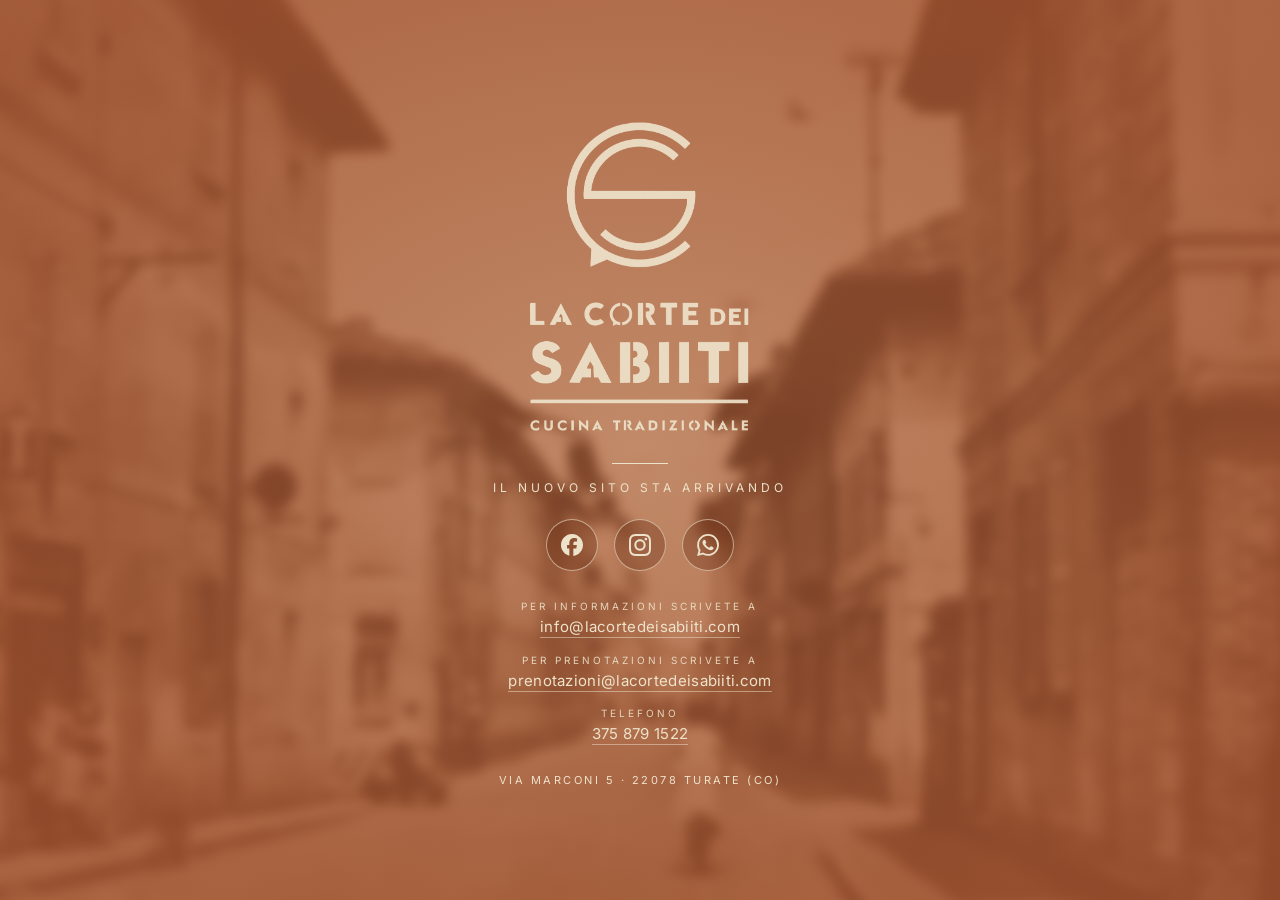
<file: index.html>
<!DOCTYPE html>
<html lang="it">
<head>
<meta charset="UTF-8">
<meta name="viewport" content="width=device-width, initial-scale=1.0">
<title>La Corte dei Sabiìti — Turate | Il nuovo sito sta arrivando</title>
<meta name="description" content="La Corte dei Sabiìti, cucina tradizionale a Turate (Via Marconi 5). Il nuovo sito è in arrivo: per prenotare chiamaci o scrivici su WhatsApp.">
<meta name="theme-color" content="#A0502D">
<link rel="icon" type="image/png" href="logo_corten.png">
<link rel="preconnect" href="https://fonts.googleapis.com">
<link rel="preconnect" href="https://fonts.gstatic.com" crossorigin>
<link href="https://fonts.googleapis.com/css2?family=Inter:wght@300;400;500&display=swap" rel="stylesheet">
<style>
  :root { --corten:#A0502D; --petrolio:#204858; --avorio:#EDE2CA; }
  * { margin:0; padding:0; box-sizing:border-box; }
  html, body { height:100%; }
  body {
    font-family:'Inter',sans-serif; font-weight:400; color:var(--avorio);
    background:var(--corten); -webkit-font-smoothing:antialiased;
    min-height:100vh; min-height:100dvh; position:relative; overflow-x:hidden;
  }
  .bg {
    position:fixed; inset:-40px; z-index:0;
    background:url('img/via_marconi_epoca.jpg') center/cover no-repeat;
    filter:blur(6px) sepia(.2);
  }
  .velo {
    position:fixed; inset:0; z-index:1;
    background:
      radial-gradient(ellipse at center, rgba(160,80,45,.65) 0%, rgba(160,80,45,.86) 85%);
  }
  main {
    position:relative; z-index:2; min-height:100vh; min-height:100dvh;
    display:flex; flex-direction:column; align-items:center; justify-content:center;
    padding:36px 24px 32px; text-align:center;
  }
  .logo { height:min(36vh,360px); width:auto; max-width:78vw; object-fit:contain; }
  .linea { width:56px; height:1px; background:var(--avorio); opacity:.7; margin:26px auto 16px; }
  .stato { font-size:12px; letter-spacing:4px; text-transform:uppercase; font-weight:400; opacity:.9; }
  .info { margin-top:28px; display:flex; flex-direction:column; gap:14px; }
  .info p { font-size:15px; letter-spacing:.3px; line-height:1.5; }
  .info small { display:block; font-size:10px; letter-spacing:3px; text-transform:uppercase; opacity:.9; margin-bottom:2px; }
  .info a { color:var(--avorio); text-decoration:none; border-bottom:1px solid rgba(237,226,202,.5); padding-bottom:1px; transition:border-color .2s, color .2s; }
  .info a:hover, .info a:focus-visible { border-color:var(--avorio); outline:none; }
  .info .tel { font-size:15px; letter-spacing:.3px; }
  .social { display:flex; justify-content:center; gap:16px; margin-top:24px; }
  .social a {
    display:flex; align-items:center; justify-content:center; width:52px; height:52px; border-radius:50%;
    color:var(--avorio); border:1px solid rgba(237,226,202,.6); background:rgba(110,50,25,.38);
    backdrop-filter:blur(4px); transition:background .2s, border-color .2s, transform .2s;
  }
  .social a:hover, .social a:focus-visible { background:var(--petrolio); border-color:var(--petrolio); outline:none; transform:translateY(-2px); }
  .social svg { width:22px; height:22px; fill:currentColor; }
  .indirizzo { margin-top:24px; font-size:11px; letter-spacing:2.5px; text-transform:uppercase; opacity:.9; line-height:1.9; }
  @media (max-width:560px) {
    .logo { height:min(34vh,300px); }
    .info p { font-size:14px; word-break:break-word; }
  }
  @media (prefers-reduced-motion:no-preference) {
    main > * { animation:entra .9s ease both; }
    main > *:nth-child(2) { animation-delay:.12s; } main > *:nth-child(3) { animation-delay:.2s; }
    main > *:nth-child(4) { animation-delay:.3s; } main > *:nth-child(5) { animation-delay:.4s; } main > *:nth-child(6) { animation-delay:.5s; }
    @keyframes entra { from { opacity:0; transform:translateY(8px); } to { opacity:1; transform:none; } }
  }
</style>
</head>
<body>
<div class="bg" aria-hidden="true"></div>
<div class="velo" aria-hidden="true"></div>
<main>
  <img class="logo" src="logo_avorio.png" alt="La Corte dei Sabiìti — Cucina tradizionale">
  <div class="linea"></div>
  <p class="stato">Il nuovo sito sta arrivando</p>
  <div class="social">
    <a href="https://www.facebook.com/profile.php?id=61595126012676" target="_blank" rel="noopener" aria-label="Facebook" title="Facebook"><svg viewBox="0 0 24 24" aria-hidden="true"><path d="M9.101 23.691v-7.98H6.627v-3.667h2.474v-1.58c0-4.085 1.848-5.978 5.858-5.978.401 0 .955.042 1.468.103a8.68 8.68 0 0 1 1.141.195v3.325a8.623 8.623 0 0 0-.653-.036 26.805 26.805 0 0 0-.733-.009c-.707 0-1.259.096-1.675.309a1.686 1.686 0 0 0-.679.622c-.258.42-.374.995-.374 1.752v1.297h3.919l-.386 2.103-.287 1.564h-3.246v8.245C19.396 23.238 24 18.179 24 12.044c0-6.627-5.373-12-12-12s-12 5.373-12 12c0 5.628 3.874 10.35 9.101 11.647Z"/></svg></a>
    <a href="https://www.instagram.com/lacortedeisabiiti/" target="_blank" rel="noopener" aria-label="Instagram" title="Instagram"><svg viewBox="0 0 24 24" aria-hidden="true"><path d="M7.0301.084c-1.2768.0602-2.1487.264-2.911.5634-.7888.3075-1.4575.72-2.1228 1.3877-.6652.6677-1.075 1.3368-1.3802 2.127-.2954.7638-.4956 1.6365-.552 2.914-.0564 1.2775-.0689 1.6882-.0626 4.947.0062 3.2586.0206 3.6671.0825 4.9473.061 1.2765.264 2.1482.5635 2.9107.308.7889.72 1.4573 1.388 2.1228.6679.6655 1.3365 1.0743 2.1285 1.38.7632.295 1.6361.4961 2.9134.552 1.2773.056 1.6884.069 4.9462.0627 3.2578-.0062 3.668-.0207 4.9478-.0814 1.28-.0607 2.147-.2652 2.9098-.5633.7889-.3086 1.4578-.72 2.1228-1.3881.665-.6682 1.0745-1.3378 1.3795-2.1284.2957-.7632.4966-1.636.552-2.9124.056-1.2809.0692-1.6898.063-4.948-.0063-3.2583-.021-3.6668-.0817-4.9465-.0607-1.2797-.264-2.1487-.5633-2.9117-.3084-.7889-.72-1.4568-1.3876-2.1228C21.2982 1.33 20.628.9208 19.8378.6165 19.074.321 18.2017.1197 16.9244.0645 15.6471.0093 15.236-.005 11.977.0014 8.718.0076 8.31.0215 7.0301.0839m.1402 21.6932c-1.17-.0509-1.8053-.2453-2.2287-.408-.5606-.216-.96-.4771-1.3819-.895-.422-.4178-.6811-.8186-.9-1.378-.1644-.4234-.3624-1.058-.4171-2.228-.0595-1.2645-.072-1.6442-.079-4.848-.007-3.2037.0053-3.583.0607-4.848.05-1.169.2456-1.805.408-2.2282.216-.5613.4762-.96.895-1.3816.4188-.4217.8184-.6814 1.3783-.9003.423-.1651 1.0575-.3614 2.227-.4171 1.2655-.06 1.6447-.072 4.848-.079 3.2033-.007 3.5835.005 4.8495.0608 1.169.0508 1.8053.2445 2.228.408.5608.216.96.4754 1.3816.895.4217.4194.6816.8176.9005 1.3787.1653.4217.3617 1.056.4169 2.2263.0602 1.2655.0739 1.645.0796 4.848.0058 3.203-.0055 3.5834-.061 4.848-.051 1.17-.245 1.8055-.408 2.2294-.216.5604-.4763.96-.8954 1.3814-.419.4215-.8181.6811-1.3783.9-.4224.1649-1.0577.3617-2.2262.4174-1.2656.0595-1.6448.072-4.8493.079-3.2045.007-3.5825-.006-4.848-.0608M16.953 5.5864A1.44 1.44 0 1 0 18.39 4.144a1.44 1.44 0 0 0-1.437 1.4424M5.8385 12.012c.0067 3.4032 2.7706 6.1557 6.173 6.1493 3.4026-.0065 6.157-2.7701 6.1506-6.1733-.0065-3.4032-2.771-6.1565-6.174-6.1498-3.403.0067-6.156 2.771-6.1496 6.1738M8 12.0077a4 4 0 1 1 4.008 3.9921A3.9996 3.9996 0 0 1 8 12.0077"/></svg></a>
    <a href="https://wa.me/393758791522" target="_blank" rel="noopener" aria-label="WhatsApp" title="WhatsApp"><svg viewBox="0 0 24 24" aria-hidden="true"><path d="M17.472 14.382c-.297-.149-1.758-.867-2.03-.967-.273-.099-.471-.148-.67.15-.197.297-.767.966-.94 1.164-.173.199-.347.223-.644.075-.297-.15-1.255-.463-2.39-1.475-.883-.788-1.48-1.761-1.653-2.059-.173-.297-.018-.458.13-.606.134-.133.298-.347.446-.52.149-.174.198-.298.298-.497.099-.198.05-.371-.025-.52-.075-.149-.669-1.612-.916-2.207-.242-.579-.487-.5-.669-.51-.173-.008-.371-.01-.57-.01-.198 0-.52.074-.792.372-.272.297-1.04 1.016-1.04 2.479 0 1.462 1.065 2.875 1.213 3.074.149.198 2.096 3.2 5.077 4.487.709.306 1.262.489 1.694.625.712.227 1.36.195 1.871.118.571-.085 1.758-.719 2.006-1.413.248-.694.248-1.289.173-1.413-.074-.124-.272-.198-.57-.347m-5.421 7.403h-.004a9.87 9.87 0 01-5.031-1.378l-.361-.214-3.741.982.998-3.648-.235-.374a9.86 9.86 0 01-1.51-5.26c.001-5.45 4.436-9.884 9.888-9.884 2.64 0 5.122 1.03 6.988 2.898a9.825 9.825 0 012.893 6.994c-.003 5.45-4.437 9.884-9.885 9.884m8.413-18.297A11.815 11.815 0 0012.05 0C5.495 0 .16 5.335.157 11.892c0 2.096.547 4.142 1.588 5.945L.057 24l6.305-1.654a11.882 11.882 0 005.683 1.448h.005c6.554 0 11.89-5.335 11.893-11.893a11.821 11.821 0 00-3.48-8.413Z"/></svg></a>
  </div>
  <div class="info">
    <p><small>Per informazioni scrivete a</small><a href="mailto:info@lacortedeisabiiti.com">info@lacortedeisabiiti.com</a></p>
    <p><small>Per prenotazioni scrivete a</small><a href="mailto:prenotazioni@lacortedeisabiiti.com">prenotazioni@lacortedeisabiiti.com</a></p>
    <p><small>Telefono</small><a class="tel" href="tel:+393758791522">375 879 1522</a></p>
  </div>
  <p class="indirizzo">Via Marconi 5 · 22078 Turate (CO)</p>
</main>
</body>
</html>
</file>
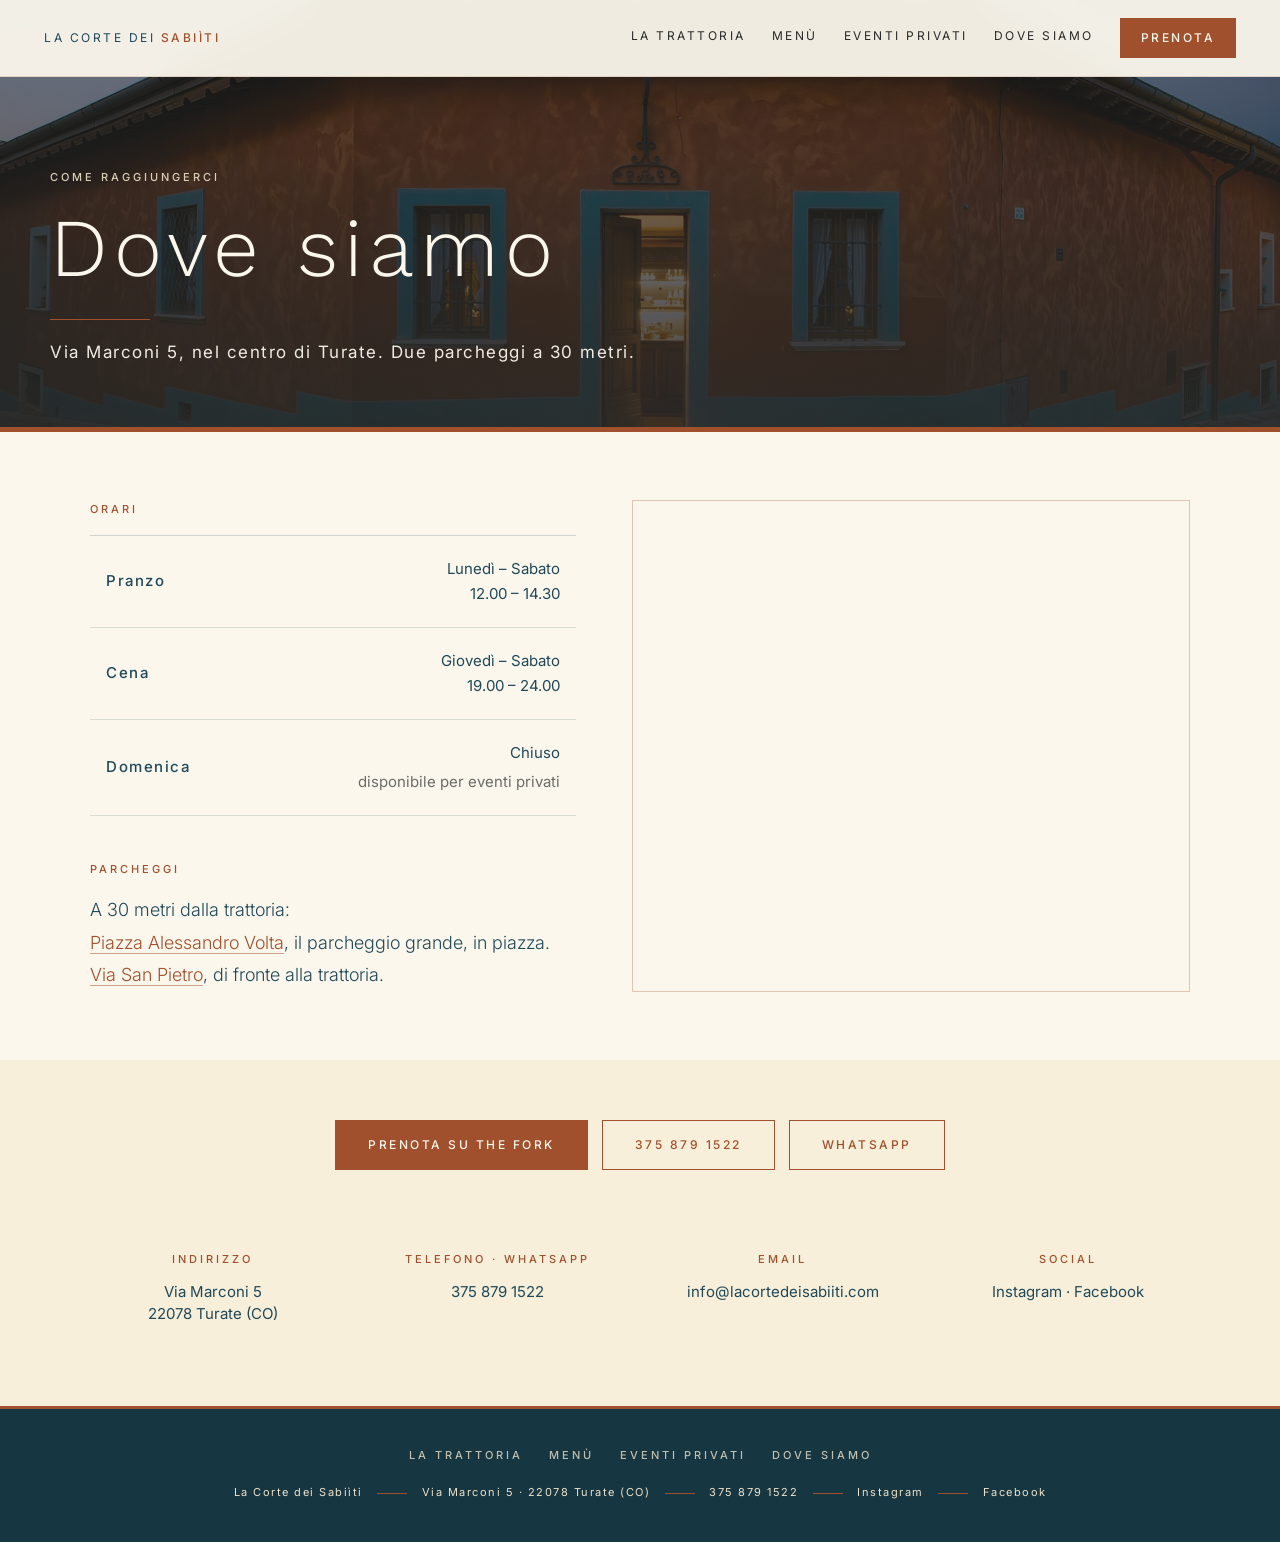
<file: contatti.html>
<!DOCTYPE html>
<html lang="it">
<head>
<meta charset="UTF-8">
<meta name="viewport" content="width=device-width, initial-scale=1.0">
<title>Dove siamo e orari — La Corte dei Sabiìti, Turate</title>
<meta name="description" content="La Corte dei Sabiìti, Via Marconi 5, 22078 Turate (CO). Orari, due parcheggi a 30 metri, telefono e WhatsApp 375 879 1522.">
<link rel="icon" type="image/png" href="logo_corten.png">
<link rel="preconnect" href="https://fonts.googleapis.com">
<link rel="preconnect" href="https://fonts.gstatic.com" crossorigin>
<link href="https://fonts.googleapis.com/css2?family=Inter:wght@300;400;500&family=Work+Sans:wght@300;400&display=swap" rel="stylesheet">
<link rel="stylesheet" href="styles.css?v=65">
</head>
<body>
<nav class="topbar" id="topbar">
  <a href="index.html" class="brand"><span class="corte">La Corte dei </span><strong>Sabiìti</strong></a>
  <button class="burger" aria-label="Apri il menu" aria-expanded="false" onclick="var n=document.getElementById('topbar');n.classList.toggle('open');this.setAttribute('aria-expanded',n.classList.contains('open'))"><span></span></button>
  <div class="menu">
    <a href="trattoria.html">La trattoria</a>
    <a href="menu.html">Menù</a>
    <a href="eventi.html">Eventi privati</a>
    <a href="contatti.html">Dove siamo</a>
    <a href="https://www.thefork.it" target="_blank" rel="noopener" class="cta-nav">Prenota</a>
  </div>
</nav>
<header class="hero-page" style="--bg-img: url('img/facciata.jpg')">
  <div class="wrap">
    <div class="label">Come raggiungerci</div>
    <h1>Dove siamo</h1>
    <div class="divider"></div>
    <div class="sub">Via Marconi 5, nel centro di Turate. Due parcheggi a 30 metri.</div>
  </div>
</header>

<section class="block dove-sez">
  <div class="dove">
    <div class="dove-testo">
      <div class="eyelet">Orari</div>
      <div class="orari-grid">
        <div class="orari-row"><div class="giorno">Pranzo</div><div class="fascia">Lunedì – Sabato<br>12.00 – 14.30</div></div>
        <div class="orari-row"><div class="giorno">Cena</div><div class="fascia">Giovedì – Sabato<br>19.00 – 24.00</div></div>
        <div class="orari-row"><div class="giorno">Domenica</div><div class="fascia">Chiuso<span class="chiuso">disponibile per eventi privati</span></div></div>
      </div>
      <div class="eyelet" style="margin-top: 44px;">Parcheggi</div>
      <p class="corpo">A 30 metri dalla trattoria:<br>
        <a href="https://maps.google.com/?q=Piazza+Alessandro+Volta,+Turate,+CO" target="_blank" rel="noopener">Piazza Alessandro Volta</a>, il parcheggio grande, in piazza.<br>
        <a href="https://maps.google.com/?q=Via+San+Pietro,+Turate,+CO" target="_blank" rel="noopener">Via San Pietro</a>, di fronte alla trattoria.</p>
    </div>
    <iframe class="mappa"
      src="https://www.google.com/maps?q=La+Corte+dei+Sabiiti,+Via+Marconi+5,+22078+Turate+CO&amp;z=17&amp;output=embed"
      loading="lazy" referrerpolicy="no-referrer-when-downgrade"
      title="Mappa — Via Marconi 5, Turate"></iframe>
  </div>
</section>

<section class="block crema" style="padding-top: 60px; padding-bottom: 60px;">
  <div class="container" style="text-align: center;">
    <div class="cta-row">
      <a href="https://www.thefork.it" target="_blank" rel="noopener" class="cta primary">Prenota su The Fork</a>
      <a href="tel:+393758791522" class="cta secondary">375 879 1522</a>
      <a href="https://wa.me/393758791522" target="_blank" rel="noopener" class="cta secondary">WhatsApp</a>
    </div>
    <div class="contatti-grid">
      <div class="contatti-cell"><div class="lab">Indirizzo</div><div class="val"><a href="https://maps.google.com/?q=La+Corte+dei+Sabiiti+Via+Marconi+5+Turate" target="_blank" rel="noopener">Via Marconi 5<br>22078 Turate (CO)</a></div></div>
      <div class="contatti-cell"><div class="lab">Telefono · WhatsApp</div><div class="val"><a href="tel:+393758791522">375 879 1522</a></div></div>
      <div class="contatti-cell"><div class="lab">Email</div><div class="val"><a href="mailto:info@lacortedeisabiiti.com">info@lacortedeisabiiti.com</a></div></div>
      <div class="contatti-cell"><div class="lab">Social</div><div class="val"><a href="https://www.instagram.com/lacortedeisabiiti/" target="_blank" rel="noopener">Instagram</a> · <a href="https://www.facebook.com/profile.php?id=61594325304777" target="_blank" rel="noopener">Facebook</a></div></div>
    </div>
  </div>
</section>

<footer class="sitofoot">
  <div class="foot-nav">
    <a href="trattoria.html">La trattoria</a><a href="menu.html">Menù</a><a href="eventi.html">Eventi privati</a><a href="contatti.html">Dove siamo</a>
  </div>
  La Corte dei Sabiìti <span class="trattino"></span> Via Marconi 5 · 22078 Turate (CO) <span class="trattino"></span>
  <a href="tel:+393758791522">375 879 1522</a> <span class="trattino"></span>
  <a href="https://www.instagram.com/lacortedeisabiiti/" target="_blank" rel="noopener">Instagram</a> <span class="trattino"></span>
  <a href="https://www.facebook.com/profile.php?id=61594325304777" target="_blank" rel="noopener">Facebook</a>
</footer>
</body>
</html>
</file>
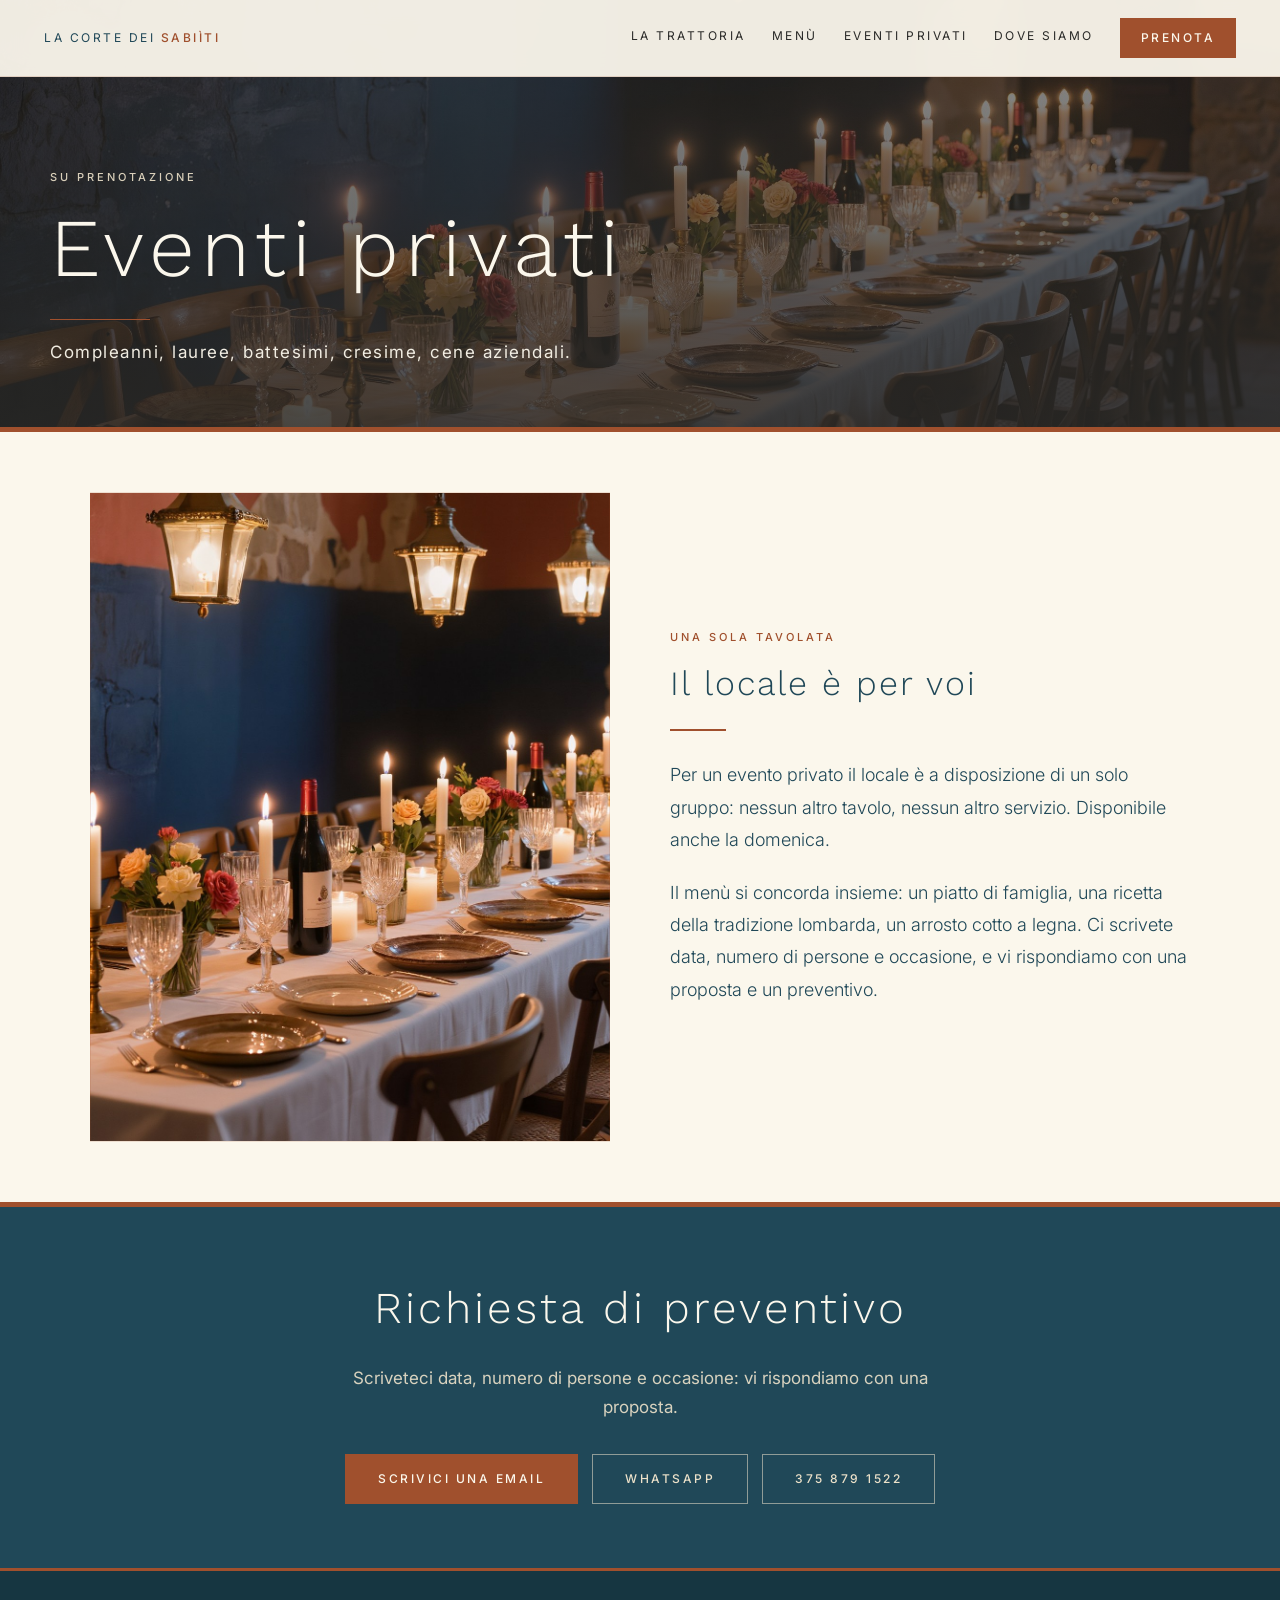
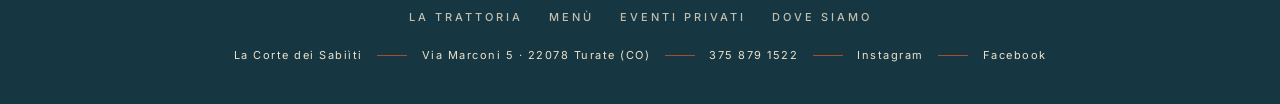
<file: eventi.html>
<!DOCTYPE html>
<html lang="it">
<head>
<meta charset="UTF-8">
<meta name="viewport" content="width=device-width, initial-scale=1.0">
<title>Eventi privati — La Corte dei Sabiìti, Turate</title>
<meta name="description" content="Compleanni, lauree, battesimi, cene aziendali: la Corte dei Sabiìti per i vostri eventi privati, con menù concordato. Disponibile la domenica.">
<link rel="icon" type="image/png" href="logo_corten.png">
<link rel="preconnect" href="https://fonts.googleapis.com">
<link rel="preconnect" href="https://fonts.gstatic.com" crossorigin>
<link href="https://fonts.googleapis.com/css2?family=Inter:wght@300;400;500&family=Work+Sans:wght@300;400&display=swap" rel="stylesheet">
<link rel="stylesheet" href="styles.css?v=65">
</head>
<body>
<nav class="topbar" id="topbar">
  <a href="index.html" class="brand"><span class="corte">La Corte dei </span><strong>Sabiìti</strong></a>
  <button class="burger" aria-label="Apri il menu" aria-expanded="false" onclick="var n=document.getElementById('topbar');n.classList.toggle('open');this.setAttribute('aria-expanded',n.classList.contains('open'))"><span></span></button>
  <div class="menu">
    <a href="trattoria.html">La trattoria</a>
    <a href="menu.html">Menù</a>
    <a href="eventi.html">Eventi privati</a>
    <a href="contatti.html">Dove siamo</a>
    <a href="https://www.thefork.it" target="_blank" rel="noopener" class="cta-nav">Prenota</a>
  </div>
</nav>
<header class="hero-page" style="--bg-img: url('img/tavolata_evento.jpg')">
  <div class="wrap">
    <div class="label">Su prenotazione</div>
    <h1>Eventi privati</h1>
    <div class="divider"></div>
    <div class="sub">Compleanni, lauree, battesimi, cresime, cene aziendali.</div>
  </div>
</header>

<div class="split">
  <div class="img-col" style="--bg-img: url('img/tavolata_evento.jpg')"></div>
  <div class="txt-col">
    <div class="eyelet">Una sola tavolata</div>
    <h3>Il locale è per voi</h3>
    <div class="hrline"></div>
    <p class="corpo">Per un evento privato il locale è a disposizione di un solo gruppo: nessun altro tavolo, nessun altro servizio. Disponibile anche la domenica.</p>
    <p class="corpo">Il menù si concorda insieme: un piatto di famiglia, una ricetta della tradizione lombarda, un arrosto cotto a legna. Ci scrivete data, numero di persone e occasione, e vi rispondiamo con una proposta e un preventivo.</p>
  </div>
</div>

<section class="cta-block">
  <h2>Richiesta di preventivo</h2>
  <p>Scriveteci data, numero di persone e occasione: vi rispondiamo con una proposta.</p>
  <div class="cta-row">
    <a href="mailto:info@lacortedeisabiiti.com?subject=Richiesta%20evento%20privato" class="cta primary">Scrivici una email</a>
    <a href="https://wa.me/393758791522?text=Vorrei%20informazioni%20su%20un%20evento%20privato" target="_blank" rel="noopener" class="cta secondary">WhatsApp</a>
    <a href="tel:+393758791522" class="cta secondary">375 879 1522</a>
  </div>
</section>
<footer class="sitofoot">
  <div class="foot-nav">
    <a href="trattoria.html">La trattoria</a><a href="menu.html">Menù</a><a href="eventi.html">Eventi privati</a><a href="contatti.html">Dove siamo</a>
  </div>
  La Corte dei Sabiìti <span class="trattino"></span> Via Marconi 5 · 22078 Turate (CO) <span class="trattino"></span>
  <a href="tel:+393758791522">375 879 1522</a> <span class="trattino"></span>
  <a href="https://www.instagram.com/lacortedeisabiiti/" target="_blank" rel="noopener">Instagram</a> <span class="trattino"></span>
  <a href="https://www.facebook.com/profile.php?id=61594325304777" target="_blank" rel="noopener">Facebook</a>
</footer>
</body>
</html>
</file>
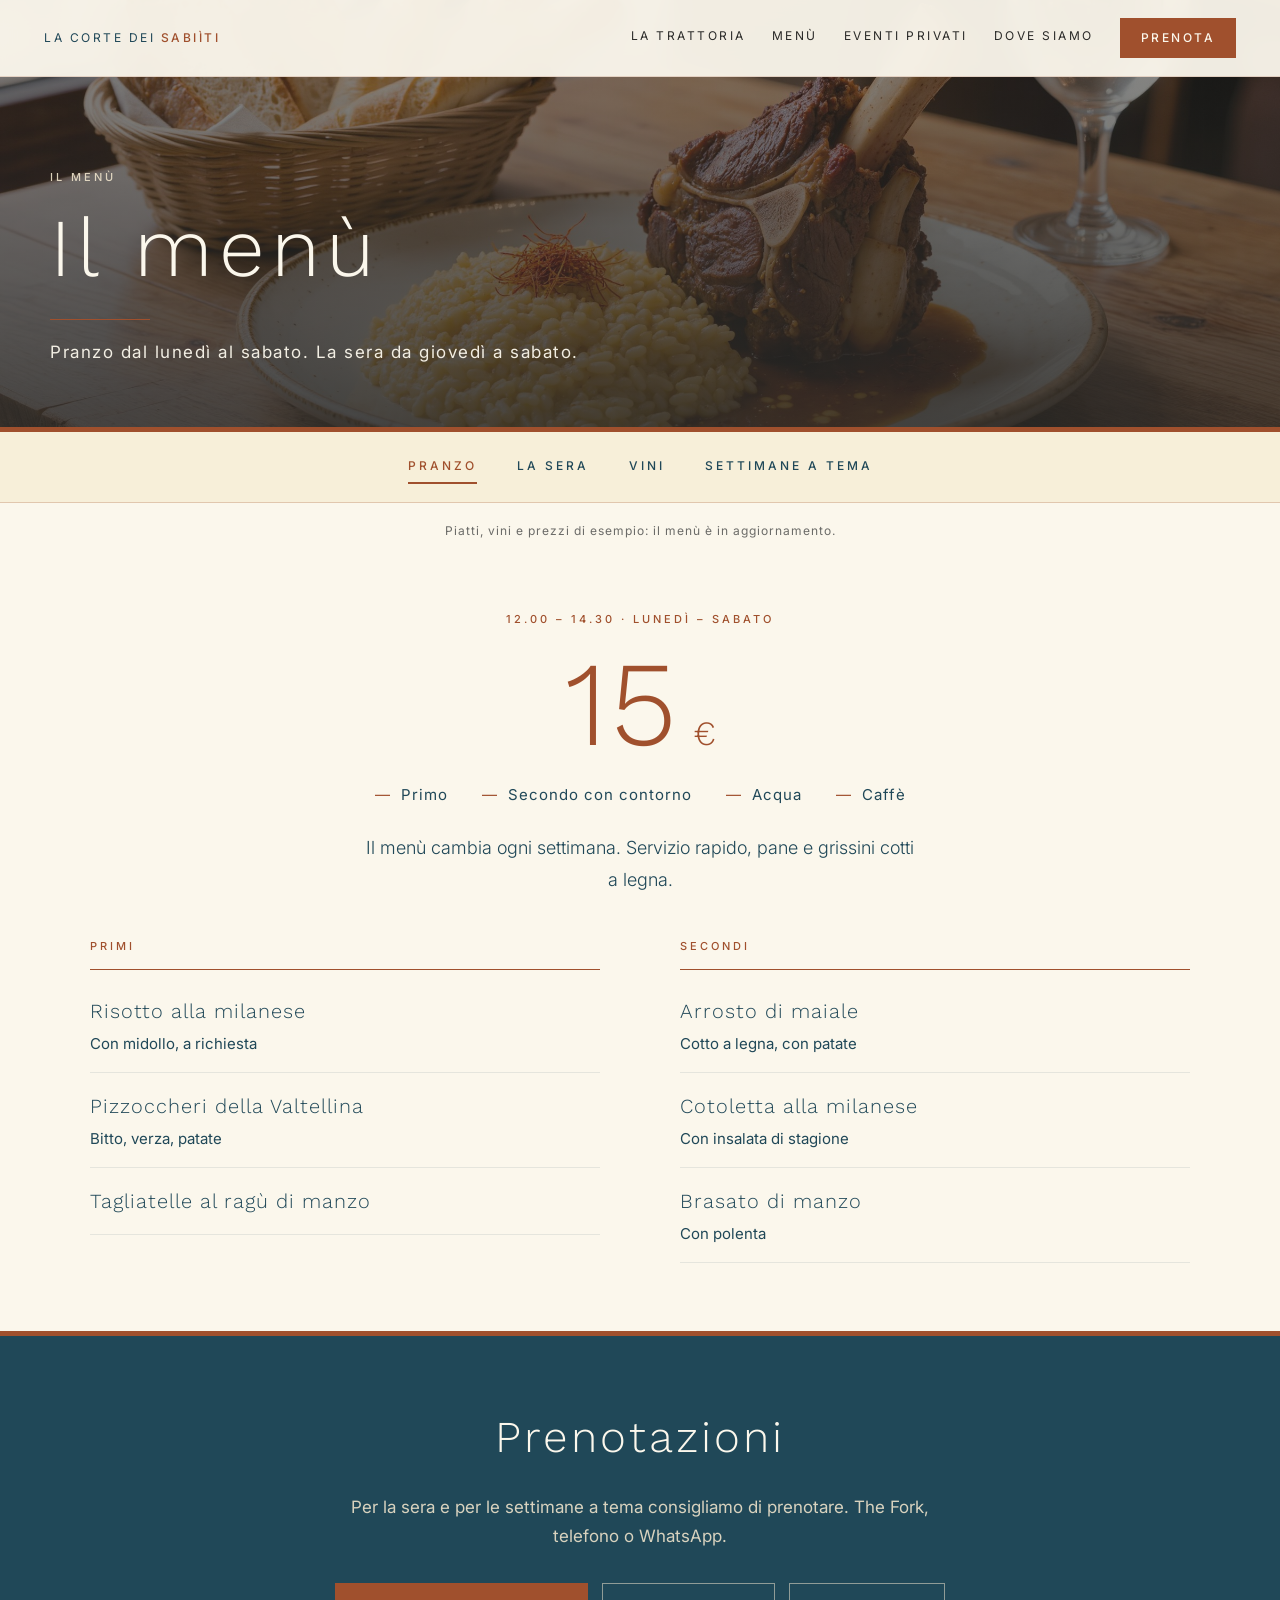
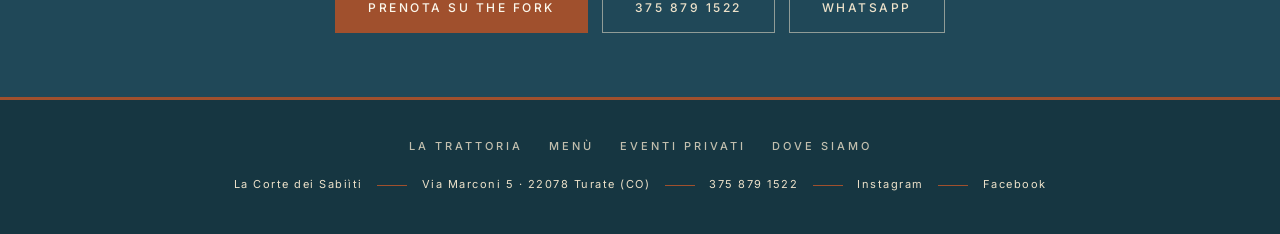
<file: menu.html>
<!DOCTYPE html>
<html lang="it">
<head>
<meta charset="UTF-8">
<meta name="viewport" content="width=device-width, initial-scale=1.0">
<title>Menù — pranzo, sera, vini e settimane a tema | La Corte dei Sabiìti, Turate</title>
<meta name="description" content="Il menù della Corte dei Sabiìti: pranzo di lavoro a 15 euro dal lunedì al sabato, la sera cucina tradizionale lombarda, vini, e ogni settimana un piatto a tema.">
<link rel="icon" type="image/png" href="logo_corten.png">
<link rel="preconnect" href="https://fonts.googleapis.com">
<link rel="preconnect" href="https://fonts.gstatic.com" crossorigin>
<link href="https://fonts.googleapis.com/css2?family=Inter:wght@300;400;500&family=Work+Sans:wght@300;400&display=swap" rel="stylesheet">
<link rel="stylesheet" href="styles.css?v=65">
<script>document.documentElement.className+=' js'</script>
</head>
<body>
<nav class="topbar" id="topbar">
  <a href="index.html" class="brand"><span class="corte">La Corte dei </span><strong>Sabiìti</strong></a>
  <button class="burger" aria-label="Apri il menu" aria-expanded="false" onclick="var n=document.getElementById('topbar');n.classList.toggle('open');this.setAttribute('aria-expanded',n.classList.contains('open'))"><span></span></button>
  <div class="menu">
    <a href="trattoria.html">La trattoria</a>
    <a href="menu.html">Menù</a>
    <a href="eventi.html">Eventi privati</a>
    <a href="contatti.html">Dove siamo</a>
    <a href="https://www.thefork.it" target="_blank" rel="noopener" class="cta-nav">Prenota</a>
  </div>
</nav>
<header class="hero-page" style="--bg-img: url('img/pranzo.jpg')">
  <div class="wrap">
    <div class="label">Il menù</div>
    <h1>Il menù</h1>
    <div class="divider"></div>
    <div class="sub">Pranzo dal lunedì al sabato. La sera da giovedì a sabato.</div>
  </div>
</header>

<div class="tabs" role="tablist">
  <a href="#pranzo" class="active">Pranzo</a>
  <a href="#sera">La sera</a>
  <a href="#vini">Vini</a>
  <a href="#settimane">Settimane a tema</a>
</div>
<p class="bozza-nota">Piatti, vini e prezzi di esempio: il menù è in aggiornamento.</p>

<section class="tab-panel attiva block" id="pranzo">
  <div class="container">
    <div style="text-align: center;">
      <div class="eyelet">12.00 – 14.30 · lunedì – sabato</div>
      <div class="prezzo-box"><span class="cifra">15</span><span class="euro">€</span></div>
      <ul class="incluso"><li>Primo</li><li>Secondo con contorno</li><li>Acqua</li><li>Caffè</li></ul>
      <p class="corpo" style="max-width: 560px; margin: 24px auto 0;">Il menù cambia ogni settimana. Servizio rapido, pane e grissini cotti a legna.</p>
    </div>
    <div class="menu-cols">
<div class="menu-cat"><h3>Primi</h3>
<div class="voce"><div class="riga"><span class="nome">Risotto alla milanese</span></div><p class="desc">Con midollo, a richiesta</p></div>
<div class="voce"><div class="riga"><span class="nome">Pizzoccheri della Valtellina</span></div><p class="desc">Bitto, verza, patate</p></div>
<div class="voce"><div class="riga"><span class="nome">Tagliatelle al ragù di manzo</span></div></div>
</div>
<div class="menu-cat"><h3>Secondi</h3>
<div class="voce"><div class="riga"><span class="nome">Arrosto di maiale</span></div><p class="desc">Cotto a legna, con patate</p></div>
<div class="voce"><div class="riga"><span class="nome">Cotoletta alla milanese</span></div><p class="desc">Con insalata di stagione</p></div>
<div class="voce"><div class="riga"><span class="nome">Brasato di manzo</span></div><p class="desc">Con polenta</p></div>
</div>
    </div>
  </div>
</section>

<section class="tab-panel block" id="sera">
  <div class="container">
    <div style="text-align: center;">
      <div class="eyelet">19.00 – 24.00 · giovedì – sabato</div>
      <h2 class="titolone">Cucina tradizionale lombarda</h2>
    </div>
    <div class="menu-cols">
<div class="menu-cat"><h3>Antipasti</h3>
<div class="voce"><div class="riga"><span class="nome">Salumi lombardi</span><span class="punti"></span><span class="prezzo">12</span></div><p class="desc">Con giardiniera della casa</p></div>
<div class="voce"><div class="riga"><span class="nome">Nervetti in insalata</span><span class="punti"></span><span class="prezzo">9</span></div><p class="desc">Cipolla, prezzemolo, olio</p></div>
<div class="voce"><div class="riga"><span class="nome">Mondeghili</span><span class="punti"></span><span class="prezzo">9</span></div><p class="desc">Polpettine di bollito, salsa verde</p></div>
</div>
<div class="menu-cat"><h3>Primi</h3>
<div class="voce"><div class="riga"><span class="nome">Risotto alla milanese</span><span class="punti"></span><span class="prezzo">13</span></div><p class="desc">Con midollo, a richiesta</p></div>
<div class="voce"><div class="riga"><span class="nome">Pizzoccheri della Valtellina</span><span class="punti"></span><span class="prezzo">12</span></div><p class="desc">Bitto, verza, patate</p></div>
<div class="voce"><div class="riga"><span class="nome">Casoncelli alla bergamasca</span><span class="punti"></span><span class="prezzo">12</span></div><p class="desc">Burro, salvia, pancetta</p></div>
</div>
<div class="menu-cat"><h3>Secondi</h3>
<div class="voce"><div class="riga"><span class="nome">Cotoletta alla milanese</span><span class="punti"></span><span class="prezzo">19</span></div><p class="desc">Con insalata di stagione</p></div>
<div class="voce"><div class="riga"><span class="nome">Ossobuco</span><span class="punti"></span><span class="prezzo">20</span></div><p class="desc">Con risotto allo zafferano</p></div>
<div class="voce"><div class="riga"><span class="nome">Brasato di manzo</span><span class="punti"></span><span class="prezzo">18</span></div><p class="desc">Con polenta</p></div>
</div>
<div class="menu-cat"><h3>Cotture a legna</h3>
<div class="voce"><div class="riga"><span class="nome">Arrosto di maiale</span><span class="punti"></span><span class="prezzo">17</span></div><p class="desc">Con patate</p></div>
<div class="voce"><div class="riga"><span class="nome">Cosciotto d'agnello</span><span class="punti"></span><span class="prezzo">21</span></div><p class="desc">Con patate e rosmarino</p></div>
<div class="voce"><div class="riga"><span class="nome">Patate al forno</span><span class="punti"></span><span class="prezzo">5</span></div></div>
</div>
    </div>
    <div class="menu-cols solo">
<div class="menu-cat"><h3>Dolci</h3>
<div class="voce"><div class="riga"><span class="nome">Tiramisù</span><span class="punti"></span><span class="prezzo">6</span></div></div>
<div class="voce"><div class="riga"><span class="nome">Torta della casa</span><span class="punti"></span><span class="prezzo">6</span></div><p class="desc">Cambia con la stagione</p></div>
<div class="voce"><div class="riga"><span class="nome">Panna cotta</span><span class="punti"></span><span class="prezzo">6</span></div><p class="desc">Con frutti di bosco</p></div>
</div>
    </div>
    <p class="nota">Pane e grissini della casa. Per allergie e intolleranze chiedete al personale.</p>
  </div>
</section>

<section class="tab-panel block" id="vini">
  <div class="container">
    <div style="text-align: center;">
      <div class="eyelet">Cantina</div>
      <h2 class="titolone">Pochi vini, scelti per la cucina</h2>
    </div>
    <div class="menu-cols">
<div class="menu-cat"><h3>Bollicine</h3>
<div class="voce"><div class="riga"><span class="nome">Franciacorta Brut</span><span class="punti"></span><span class="calice">calice 7</span><span class="prezzo">38</span></div><p class="desc">Lombardia</p></div>
<div class="voce"><div class="riga"><span class="nome">Oltrepò Pavese Metodo Classico</span><span class="punti"></span><span class="calice">calice 6</span><span class="prezzo">30</span></div><p class="desc">Lombardia · Pinot Nero</p></div>
</div>
<div class="menu-cat"><h3>Bianchi</h3>
<div class="voce"><div class="riga"><span class="nome">Lugana</span><span class="punti"></span><span class="calice">calice 5</span><span class="prezzo">22</span></div><p class="desc">Lombardia · Lago di Garda</p></div>
<div class="voce"><div class="riga"><span class="nome">Gavi</span><span class="punti"></span><span class="calice">calice 5</span><span class="prezzo">24</span></div><p class="desc">Piemonte</p></div>
</div>
<div class="menu-cat"><h3>Rossi</h3>
<div class="voce"><div class="riga"><span class="nome">Bonarda dell'Oltrepò Pavese</span><span class="punti"></span><span class="calice">calice 5</span><span class="prezzo">20</span></div><p class="desc">Lombardia · frizzante</p></div>
<div class="voce"><div class="riga"><span class="nome">Valtellina Superiore</span><span class="punti"></span><span class="calice">calice 7</span><span class="prezzo">32</span></div><p class="desc">Lombardia · Nebbiolo</p></div>
<div class="voce"><div class="riga"><span class="nome">Sforzato di Valtellina</span><span class="punti"></span><span class="prezzo">55</span></div><p class="desc">Nebbiolo da uve appassite</p></div>
</div>
<div class="menu-cat"><h3>Della casa</h3>
<div class="voce"><div class="riga"><span class="nome">Rosso e bianco</span></div><p class="desc">Quarto di litro 4 · mezzo litro 7 · litro 13</p></div>
</div>
    </div>
    <p class="nota">Prezzi in bottiglia, calice dove indicato. La carta completa è in sala.</p>
  </div>
</section>

<section class="tab-panel block" id="settimane">
  <div class="container-narrow" style="text-align: center;">
    <div class="eyelet">Da giovedì a sabato</div>
    <h2 class="titolone">Un piatto, una settimana</h2>
    <div class="hrline center"></div>
    <p class="lead">Ogni settimana un piatto della tradizione diventa il protagonista del menù, a pranzo e a cena.</p>
  </div>
  <div class="container">
    <div class="serate-grid due">
      <div class="serata-card settimana-card"><div>
        <div class="periodo">29 – 31 ottobre</div><h3>La cassoeula</h3>
        <p>Verze, costine, salamini e piedini, cotti a lungo come vuole la ricetta. Con la polenta.</p></div></div>
      <div class="serata-card settimana-card"><div>
        <div class="periodo">5 – 7 novembre</div><h3>Lo stracotto d'asino</h3>
        <p>Carne cotta lentamente con cipolle e vino rosso. Con la polenta.</p></div></div>
    </div>
    <p class="nota" style="text-align:center;">A seguire altri piatti della tradizione. Il programma aggiornato è su Instagram, o scriveteci su WhatsApp.</p>
    <p style="text-align:center; margin-top: 24px;">
      <a href="https://wa.me/393758791522?text=Vorrei%20ricevere%20il%20programma%20delle%20settimane%20a%20tema" target="_blank" rel="noopener" class="cta secondary">WhatsApp</a>
      <a href="https://www.instagram.com/lacortedeisabiiti/" target="_blank" rel="noopener" class="cta secondary">Instagram</a>
    </p>
  </div>
</section>

<section class="cta-block">
  <h2>Prenotazioni</h2>
  <p>Per la sera e per le settimane a tema consigliamo di prenotare. The Fork, telefono o WhatsApp.</p>
  <div class="cta-row">
    <a href="https://www.thefork.it" target="_blank" rel="noopener" class="cta primary">Prenota su The Fork</a>
    <a href="tel:+393758791522" class="cta secondary">375 879 1522</a>
    <a href="https://wa.me/393758791522" target="_blank" rel="noopener" class="cta secondary">WhatsApp</a>
  </div>
</section>
<script>
(function(){
  var d=document, p=[].slice.call(d.querySelectorAll('.tab-panel')), t=[].slice.call(d.querySelectorAll('.tabs a'));
  function id(){var h=(location.hash||'#pranzo').slice(1);var e=d.getElementById(h);return e&&e.classList.contains('tab-panel')?h:'pranzo';}
  function show(){var x=id();p.forEach(function(e){e.classList.toggle('attiva',e.id===x)});t.forEach(function(a){a.classList.toggle('active',a.getAttribute('href')==='#'+x)});}
  t.forEach(function(a){a.addEventListener('click',function(ev){ev.preventDefault();history.replaceState(null,'',a.getAttribute('href'));show();});});
  window.addEventListener('hashchange',show);
  show();
  if(location.hash&&d.querySelector('.tabs')){setTimeout(function(){d.querySelector('.tabs').scrollIntoView({block:'start'});},50);}
})();
</script>
<footer class="sitofoot">
  <div class="foot-nav">
    <a href="trattoria.html">La trattoria</a><a href="menu.html">Menù</a><a href="eventi.html">Eventi privati</a><a href="contatti.html">Dove siamo</a>
  </div>
  La Corte dei Sabiìti <span class="trattino"></span> Via Marconi 5 · 22078 Turate (CO) <span class="trattino"></span>
  <a href="tel:+393758791522">375 879 1522</a> <span class="trattino"></span>
  <a href="https://www.instagram.com/lacortedeisabiiti/" target="_blank" rel="noopener">Instagram</a> <span class="trattino"></span>
  <a href="https://www.facebook.com/profile.php?id=61594325304777" target="_blank" rel="noopener">Facebook</a>
</footer>
</body>
</html>
</file>
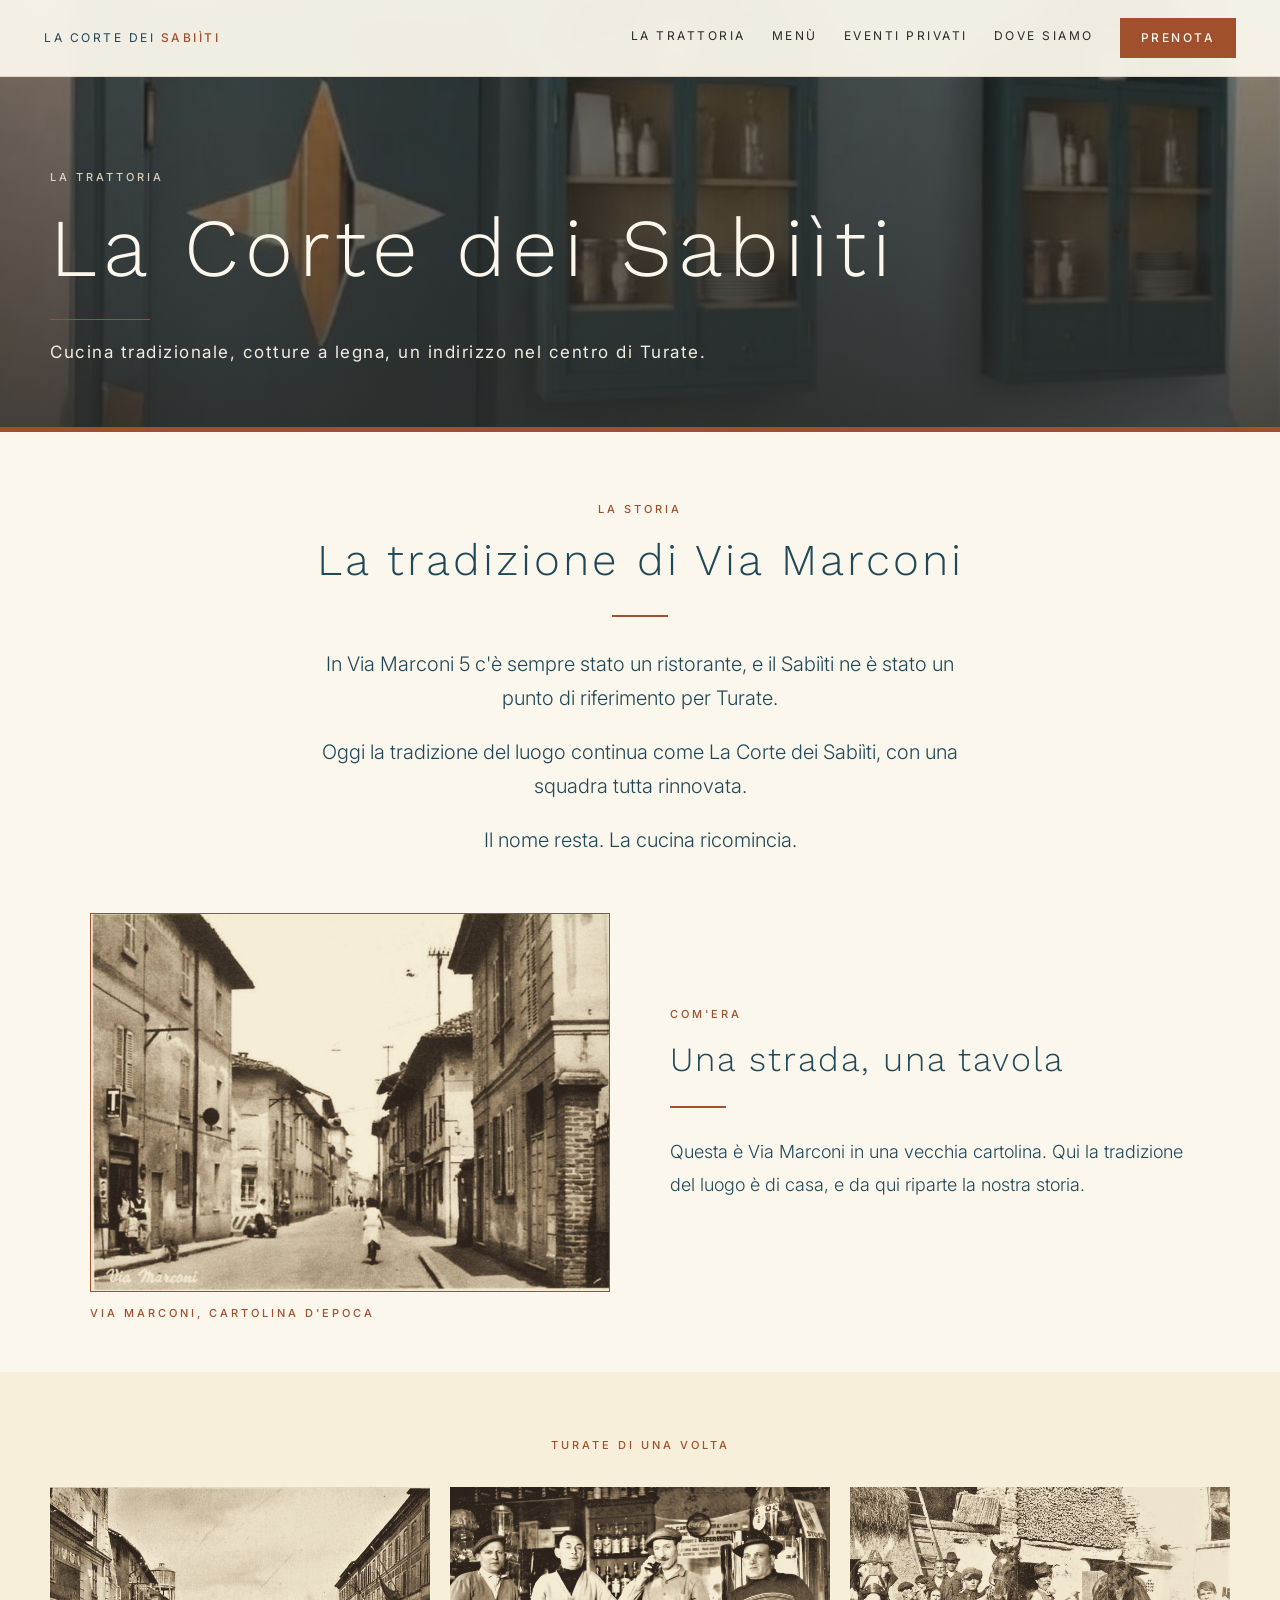
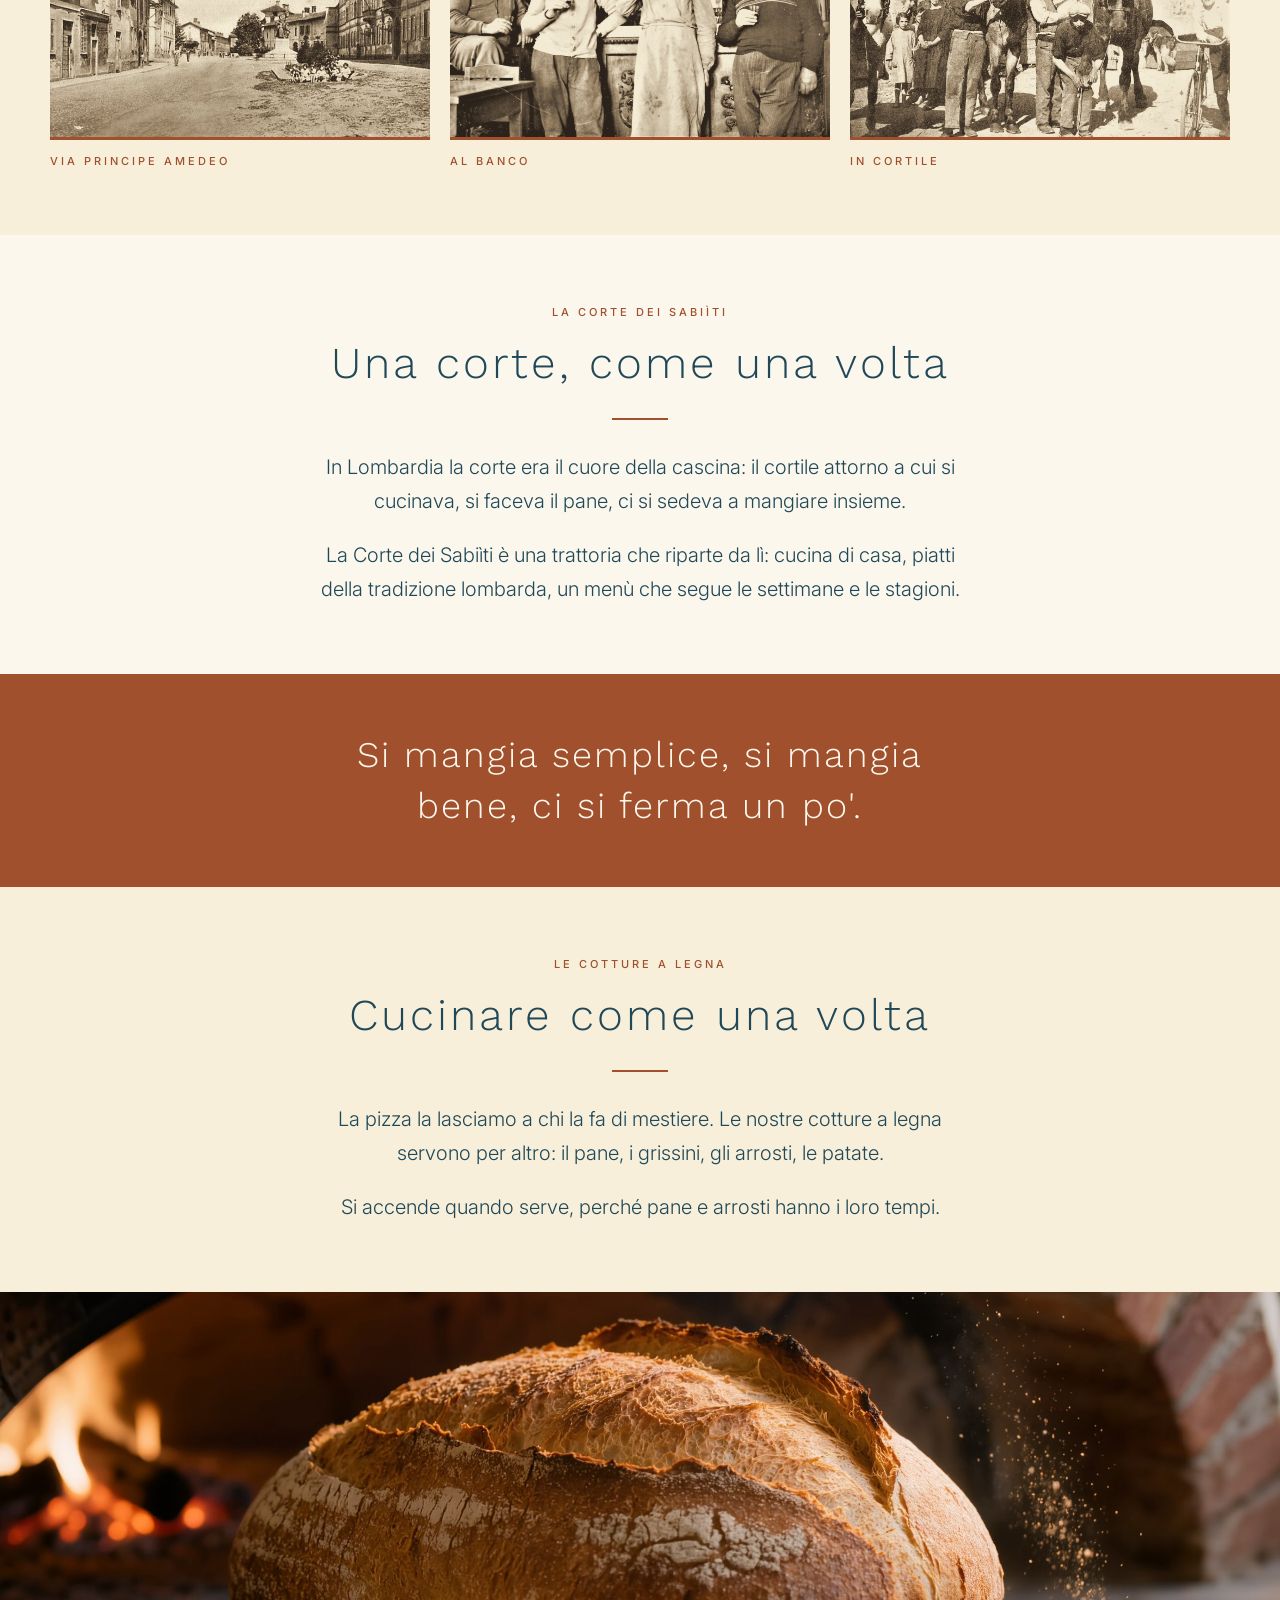
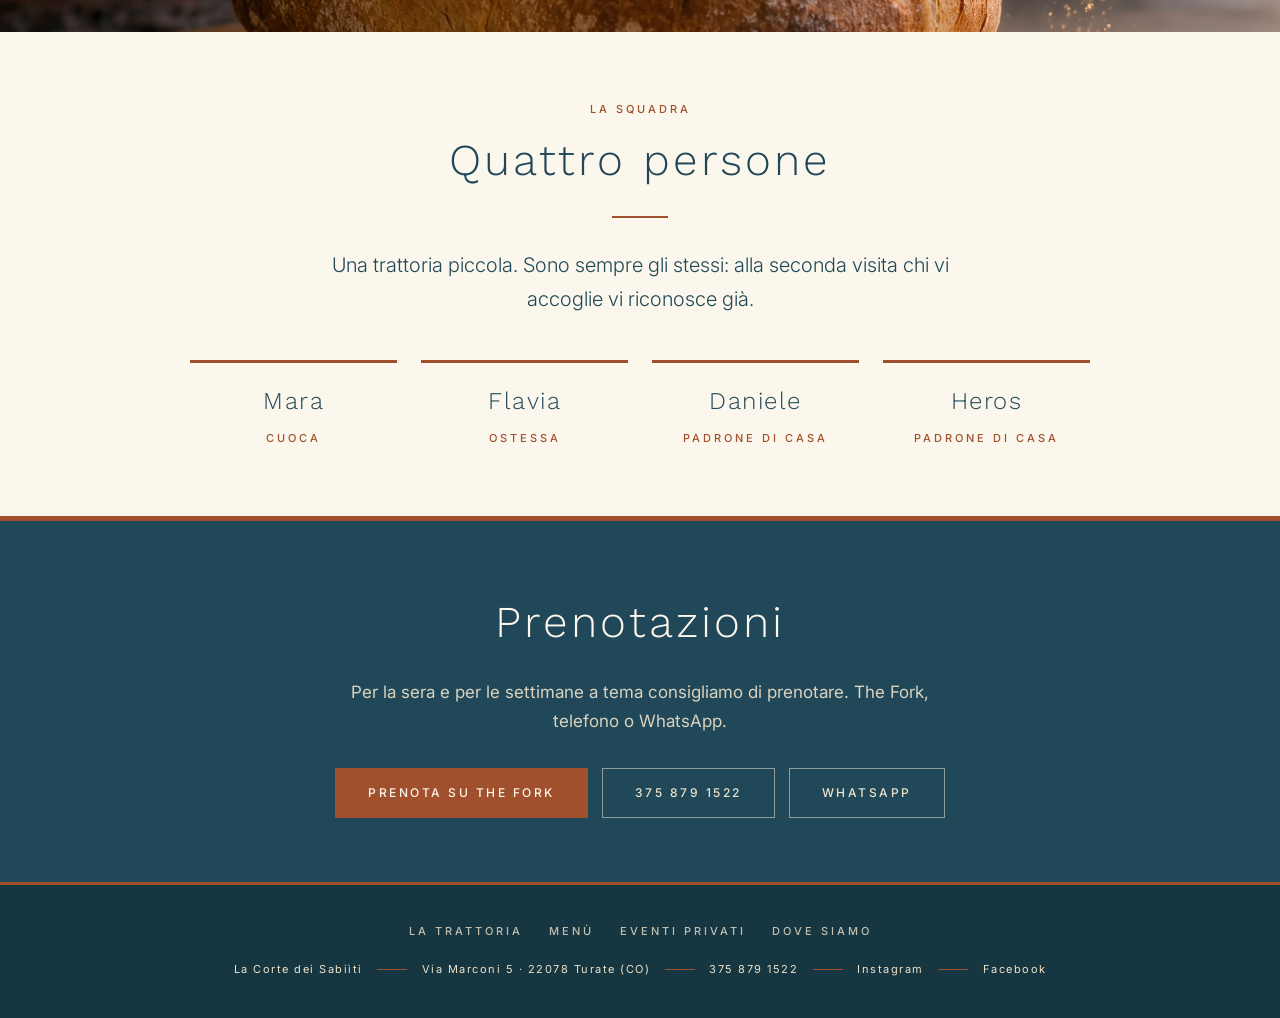
<file: trattoria.html>
<!DOCTYPE html>
<html lang="it">
<head>
<meta charset="UTF-8">
<meta name="viewport" content="width=device-width, initial-scale=1.0">
<title>La trattoria — La Corte dei Sabiìti, Turate</title>
<meta name="description" content="La Corte dei Sabiìti: la tradizione di Via Marconi, le cotture a legna, la squadra. Trattoria a Turate.">
<link rel="icon" type="image/png" href="logo_corten.png">
<link rel="preconnect" href="https://fonts.googleapis.com">
<link rel="preconnect" href="https://fonts.gstatic.com" crossorigin>
<link href="https://fonts.googleapis.com/css2?family=Inter:wght@300;400;500&family=Work+Sans:wght@300;400&display=swap" rel="stylesheet">
<link rel="stylesheet" href="styles.css?v=65">
</head>
<body>
<nav class="topbar" id="topbar">
  <a href="index.html" class="brand"><span class="corte">La Corte dei </span><strong>Sabiìti</strong></a>
  <button class="burger" aria-label="Apri il menu" aria-expanded="false" onclick="var n=document.getElementById('topbar');n.classList.toggle('open');this.setAttribute('aria-expanded',n.classList.contains('open'))"><span></span></button>
  <div class="menu">
    <a href="trattoria.html">La trattoria</a>
    <a href="menu.html">Menù</a>
    <a href="eventi.html">Eventi privati</a>
    <a href="contatti.html">Dove siamo</a>
    <a href="https://www.thefork.it" target="_blank" rel="noopener" class="cta-nav">Prenota</a>
  </div>
</nav>
<header class="hero-page" style="--bg-img: url('img/sala_petrolio.jpg')">
  <div class="wrap">
    <div class="label">La trattoria</div>
    <h1>La Corte dei Sabiìti</h1>
    <div class="divider"></div>
    <div class="sub">Cucina tradizionale, cotture a legna, un indirizzo nel centro di Turate.</div>
  </div>
</header>

<section class="block">
  <div class="container-narrow" style="text-align: center;">
    <div class="eyelet">La storia</div>
    <h2 class="titolone">La tradizione di Via Marconi</h2>
    <div class="hrline center"></div>
    <p class="lead">In Via Marconi 5 c'è sempre stato un ristorante, e il Sabiìti ne è stato un punto di riferimento per Turate.</p>
    <p class="lead">Oggi la tradizione del luogo continua come La Corte dei Sabiìti, con una squadra tutta rinnovata.</p>
    <p class="lead">Il nome resta. La cucina ricomincia.</p>
  </div>
</section>

<div class="split reversed storia-split">
  <figure class="foto-epoca">
    <img src="img/via_marconi_epoca.jpg" alt="Via Marconi a Turate, cartolina d'epoca" loading="lazy">
    <figcaption>Via Marconi, cartolina d'epoca</figcaption>
  </figure>
  <div class="txt-col">
    <div class="eyelet">Com'era</div>
    <h3>Una strada, una tavola</h3>
    <div class="hrline"></div>
    <p class="corpo">Questa è Via Marconi in una vecchia cartolina. Qui la tradizione del luogo è di casa, e da qui riparte la nostra storia.</p>
  </div>
</div>

<section class="turate-ieri">
  <div class="eyelet">Turate di una volta</div>
  <div class="ieri-grid tre">
    <figure><img src="img/turate_via_principe_amedeo.jpg" alt="Turate, Via Principe Amedeo" loading="lazy"><figcaption>Via Principe Amedeo</figcaption></figure>
    <figure><img src="img/turate_bar_epoca.jpg" alt="Un bancone d'altri tempi" loading="lazy"><figcaption>Al banco</figcaption></figure>
    <figure><img src="img/turate_maniscalco.jpg" alt="Il maniscalco in cortile" loading="lazy"><figcaption>In cortile</figcaption></figure>
  </div>
</section>

<section class="block">
  <div class="container-narrow" style="text-align: center;">
    <div class="eyelet">La Corte dei Sabiìti</div>
    <h2 class="titolone">Una corte, come una volta</h2>
    <div class="hrline center"></div>
    <p class="lead">In Lombardia la corte era il cuore della cascina: il cortile attorno a cui si cucinava, si faceva il pane, ci si sedeva a mangiare insieme.</p>
    <p class="lead">La Corte dei Sabiìti è una trattoria che riparte da lì: cucina di casa, piatti della tradizione lombarda, un menù che segue le settimane e le stagioni.</p>
  </div>
</section>

<section class="banda-corten">
  <p>Si mangia semplice, si mangia bene, ci si ferma un po'.</p>
</section>

<section class="block crema">
  <div class="container-narrow" style="text-align: center;">
    <div class="eyelet">Le cotture a legna</div>
    <h2 class="titolone" id="forno">Cucinare come una volta</h2>
    <div class="hrline center"></div>
    <p class="lead">La pizza la lasciamo a chi la fa di mestiere. Le nostre cotture a legna servono per altro: il pane, i grissini, gli arrosti, le patate.</p>
    <p class="lead">Si accende quando serve, perché pane e arrosti hanno i loro tempi.</p>
  </div>
</section>

<img src="img/forno_pane.jpg" alt="Il pane appena sfornato" class="img-fullwidth img-corto">

<section class="block" id="squadra">
  <div class="container-narrow" style="text-align: center;">
    <div class="eyelet">La squadra</div>
    <h2 class="titolone">Quattro persone</h2>
    <div class="hrline center"></div>
    <p class="lead">Una trattoria piccola. Sono sempre gli stessi: alla seconda visita chi vi accoglie vi riconosce già.</p>
  </div>
  <div class="squadra-riga">
    <div><div class="nome">Mara</div><div class="ruolo">Cuoca</div></div>
    <div><div class="nome">Flavia</div><div class="ruolo">Ostessa</div></div>
    <div><div class="nome">Daniele</div><div class="ruolo">Padrone di casa</div></div>
    <div><div class="nome">Heros</div><div class="ruolo">Padrone di casa</div></div>
  </div>
</section>

<section class="cta-block">
  <h2>Prenotazioni</h2>
  <p>Per la sera e per le settimane a tema consigliamo di prenotare. The Fork, telefono o WhatsApp.</p>
  <div class="cta-row">
    <a href="https://www.thefork.it" target="_blank" rel="noopener" class="cta primary">Prenota su The Fork</a>
    <a href="tel:+393758791522" class="cta secondary">375 879 1522</a>
    <a href="https://wa.me/393758791522" target="_blank" rel="noopener" class="cta secondary">WhatsApp</a>
  </div>
</section>
<footer class="sitofoot">
  <div class="foot-nav">
    <a href="trattoria.html">La trattoria</a><a href="menu.html">Menù</a><a href="eventi.html">Eventi privati</a><a href="contatti.html">Dove siamo</a>
  </div>
  La Corte dei Sabiìti <span class="trattino"></span> Via Marconi 5 · 22078 Turate (CO) <span class="trattino"></span>
  <a href="tel:+393758791522">375 879 1522</a> <span class="trattino"></span>
  <a href="https://www.instagram.com/lacortedeisabiiti/" target="_blank" rel="noopener">Instagram</a> <span class="trattino"></span>
  <a href="https://www.facebook.com/profile.php?id=61594325304777" target="_blank" rel="noopener">Facebook</a>
</footer>
</body>
</html>
</file>
<file: styles.css>
:root {
  --corten: #A0502D;
  --corten-light: #C47A54;
  --petrolio: #204858;
  --avorio: #EDE2CA;
  --crema: #F7EFD9;
  --panna: #FBF7EC;
  --nero: #2A2A28;
  --grigio: #6B6B68;
  --grigio-light: #B8B5AC;
}

* { margin: 0; padding: 0; box-sizing: border-box; }
html { scroll-behavior: smooth; }
body {
  font-family: 'Inter', sans-serif; font-weight: 400;
  color: var(--nero); background: var(--panna);
  line-height: 1.7; font-size: 16px;
  -webkit-font-smoothing: antialiased;
  -moz-osx-font-smoothing: grayscale;
}
img { max-width: 100%; display: block; }
a { color: inherit; }

/* NAV */
nav.topbar {
  position: fixed; top: 0; left: 0; right: 0;
  display: flex; justify-content: space-between; align-items: center;
  padding: 18px 44px;
  background: rgba(251, 247, 236, 0.95);
  backdrop-filter: blur(12px);
  z-index: 100;
  border-bottom: 1px solid rgba(160, 80, 45, 0.18);
}
.brand {
  font-family: 'Inter', sans-serif; font-weight: 400;
  font-size: 12px; letter-spacing: 4px; text-transform: uppercase;
  color: var(--petrolio); text-decoration: none;
}
.brand strong { font-weight: 500; color: var(--corten); }
.menu { display: flex; gap: 28px; }
.menu a {
  font-size: 12px; letter-spacing: 2.5px; text-transform: uppercase;
  color: var(--nero); text-decoration: none;
  padding-bottom: 4px; border-bottom: 1px solid transparent;
  transition: all .2s;
}
.menu a:hover, .menu a.active {
  color: var(--corten); border-bottom-color: var(--corten);
}
@media (max-width: 980px) {
  nav.topbar { padding: 14px 20px; }
  .menu { gap: 14px; }
  .menu a { font-size: 10px; letter-spacing: 1.5px; padding-bottom: 2px; }
  .brand { font-size: 10px; letter-spacing: 3px; }
  .brand .corte { display: none; }
}
@media (max-width: 580px) {
  .menu { display: none; }
}

/* HOME HERO */
.home-hero {
  position: relative; min-height: 100vh;
  display: flex; align-items: center; justify-content: center;
  padding: 100px 40px;
  text-align: center;
  color: var(--avorio);
}
.home-hero::before {
  content: ''; position: absolute; inset: 0;
  background: var(--bg-img) center/cover no-repeat;
}
.home-hero::after {
  content: ''; position: absolute; inset: 0;
  background: linear-gradient(180deg, rgba(42,42,40,0.3) 0%, rgba(42,42,40,0.75) 100%);
}
.home-hero .wrap { position: relative; z-index: 2; max-width: 900px; }
.home-hero img.logo { width: 170px; margin: 0 auto 40px; }
.home-hero .claim {
  font-size: 13px; letter-spacing: 6px; text-transform: uppercase;
  color: var(--corten-light); margin-bottom: 20px;
}
.home-hero h1 {
  font-family: 'Work Sans', sans-serif; font-weight: 300;
  font-size: clamp(60px, 10vw, 128px);
  letter-spacing: 10px;
  color: var(--panna); line-height: 1;
  margin-bottom: 30px;
}
.home-hero .divider {
  width: 160px; height: 1px; background: var(--corten); margin: 0 auto 24px;
}
.home-hero .sotto {
  font-size: 17px; letter-spacing: 3px; text-transform: uppercase;
  color: var(--panna); opacity: 0.95; margin-bottom: 48px; font-style: italic;
}

/* HERO PAGINE INTERNE — più basso, più leggibile */
.hero-page {
  position: relative; min-height: 48vh;
  display: flex; align-items: flex-end;
  padding: 160px 50px 60px;
  color: var(--panna);
  overflow: hidden;
}
.hero-page::before {
  content: ''; position: absolute; inset: 0;
  background: var(--bg-img) center/cover no-repeat;
}
.hero-page::after {
  content: ''; position: absolute; inset: 0;
  background: linear-gradient(180deg, rgba(42,42,40,0.3) 0%, rgba(42,42,40,0.8) 100%);
}
.hero-page .wrap { position: relative; z-index: 2; max-width: 900px; }
.hero-page .label {
  font-size: 11px; letter-spacing: 5px; text-transform: uppercase;
  color: var(--corten-light); margin-bottom: 18px; font-weight: 500;
}
.hero-page h1 {
  font-family: 'Work Sans', sans-serif; font-weight: 300;
  font-size: clamp(44px, 7vw, 82px); letter-spacing: 6px;
  line-height: 1.05; color: var(--panna);
}
.hero-page .divider {
  width: 100px; height: 1px; background: var(--corten); margin: 28px 0 18px;
}
.hero-page .sub {
  font-size: 16px; letter-spacing: 1.5px;
  color: var(--panna); opacity: 0.95; max-width: 620px;
}

/* SECTIONS */
section.block { padding: 100px 50px; background: var(--panna); }
section.block.crema { background: var(--crema); }
.container { max-width: 1100px; margin: 0 auto; }
.container-narrow { max-width: 760px; margin: 0 auto; }

.eyelet {
  font-size: 11px; letter-spacing: 5px; text-transform: uppercase;
  color: var(--corten); margin-bottom: 18px; font-weight: 500;
}
h2.titolone {
  font-family: 'Work Sans', sans-serif; font-weight: 300;
  font-size: clamp(32px, 4.5vw, 50px); letter-spacing: 4px;
  color: var(--petrolio); line-height: 1.15; margin-bottom: 28px;
}
.lead {
  font-size: 20px; line-height: 1.7; color: var(--nero);
  font-family: 'Work Sans', sans-serif; font-weight: 300;
}
.corpo { font-size: 17px; line-height: 1.8; color: var(--nero); }
.corpo p + p { margin-top: 18px; }
.hrline { width: 60px; height: 1px; background: var(--corten); margin: 36px 0; }
.hrline.center { margin-left: auto; margin-right: auto; }

/* CTA */
.cta {
  display: inline-flex; align-items: center; gap: 10px;
  padding: 14px 32px;
  font-size: 11px; letter-spacing: 3px; text-transform: uppercase;
  text-decoration: none; transition: all .25s;
  border: 1px solid var(--corten); cursor: pointer;
  font-weight: 500;
}
.cta.primary { background: var(--corten); color: var(--panna); }
.cta.primary:hover { background: var(--petrolio); border-color: var(--petrolio); }
.cta.secondary { background: transparent; color: var(--corten); }
.cta.secondary:hover { background: var(--corten); color: var(--panna); }
.cta.scuro { background: var(--petrolio); color: var(--panna); border-color: var(--petrolio); }
.cta.scuro:hover { background: var(--corten); border-color: var(--corten); }

.cta-row { display: flex; gap: 14px; flex-wrap: wrap; justify-content: center; }

/* ANTEPRIME HOME — chiare, non più scure a blocchi solidi */
.anteprime {
  display: grid; grid-template-columns: repeat(4, 1fr);
  gap: 2px; background: var(--corten); padding: 2px;
}
.anteprima {
  position: relative; aspect-ratio: 1 / 1.15;
  color: var(--panna); overflow: hidden; text-decoration: none;
  display: flex; align-items: flex-end; padding: 32px;
}
.anteprima::before {
  content: ''; position: absolute; inset: 0;
  background: var(--bg-img) center/cover no-repeat;
  transition: transform .5s;
}
.anteprima::after {
  content: ''; position: absolute; inset: 0;
  background: linear-gradient(180deg, rgba(42,42,40,0.15) 0%, rgba(42,42,40,0.85) 100%);
  transition: background .3s;
}
.anteprima:hover::before { transform: scale(1.05); }
.anteprima:hover::after { background: linear-gradient(180deg, rgba(160,80,45,0.25) 0%, rgba(42,42,40,0.9) 100%); }
.anteprima .inner { position: relative; z-index: 2; }
.anteprima .label {
  font-size: 10px; letter-spacing: 4px; text-transform: uppercase;
  color: var(--corten-light); margin-bottom: 10px;
}
.anteprima h3 {
  font-family: 'Work Sans', sans-serif; font-weight: 300;
  font-size: 24px; letter-spacing: 2px; color: var(--panna);
}
.anteprima .freccia {
  margin-top: 14px; font-size: 10px; letter-spacing: 2px; text-transform: uppercase;
  color: var(--panna); opacity: 0.75;
}
@media (max-width: 980px) { .anteprime { grid-template-columns: repeat(2, 1fr); } }
@media (max-width: 540px) { .anteprime { grid-template-columns: 1fr; } .anteprima { aspect-ratio: 2 / 1; } }

/* FULLWIDTH IMG */
.img-fullwidth {
  width: 100%; height: 480px; object-fit: cover;
  background: var(--petrolio);
  display: block;
}

/* SPLIT testo + immagine, sempre su chiaro per leggibilità */
.split {
  display: grid; grid-template-columns: 1fr 1fr; gap: 60px;
  align-items: center; padding: 100px 50px;
  max-width: 1200px; margin: 0 auto;
}
.split.reversed .img-col { order: 2; }
.split.reversed .txt-col { order: 1; }
.split .img-col {
  aspect-ratio: 4 / 5; width: 100%;
  background: var(--bg-img) center/cover no-repeat;
  border: 1px solid rgba(160, 80, 45, 0.15);
}
.split h3 {
  font-family: 'Work Sans', sans-serif; font-weight: 300;
  font-size: clamp(28px, 3.5vw, 38px); letter-spacing: 3px;
  color: var(--petrolio); margin-bottom: 24px; line-height: 1.2;
}
@media (max-width: 820px) {
  .split { grid-template-columns: 1fr; gap: 30px; padding: 60px 25px; }
  .split.reversed .img-col { order: 1; }
  .split.reversed .txt-col { order: 2; }
  .split .img-col { aspect-ratio: 4 / 3; }
}

/* CALENDARIO SERATE — carte chiare con bordo corten */
.serate-grid {
  display: grid; grid-template-columns: repeat(2, 1fr); gap: 24px;
  margin-top: 50px;
}
.serata-card {
  background: var(--panna);
  padding: 36px 32px; min-height: 260px;
  display: flex; flex-direction: column; justify-content: space-between;
  position: relative;
  border: 1px solid rgba(160, 80, 45, 0.2);
  border-left: 3px solid var(--corten);
  transition: transform .25s, box-shadow .25s;
}
.serata-card:hover { transform: translateY(-2px); box-shadow: 0 12px 30px rgba(32, 72, 88, 0.08); }
.serata-card .mese {
  font-size: 11px; letter-spacing: 5px; text-transform: uppercase;
  color: var(--corten); font-weight: 500;
}
.serata-card .giorno { font-size: 12px; color: var(--grigio); margin-top: 6px; letter-spacing: 1px; }
.serata-card h3 {
  font-family: 'Work Sans', sans-serif; font-weight: 300;
  font-size: 26px; letter-spacing: 1.5px; color: var(--petrolio);
  margin-top: 20px; line-height: 1.3;
}
.serata-card p { font-size: 14.5px; color: var(--grigio); margin-top: 14px; line-height: 1.65; }
.serata-card .status {
  display: inline-block; margin-top: 20px;
  font-size: 10px; letter-spacing: 3px; text-transform: uppercase;
  padding: 6px 12px; border: 1px solid var(--corten); color: var(--corten);
  align-self: flex-start; background: rgba(160, 80, 45, 0.05);
}
.serata-card .status.off { color: var(--grigio); border-color: var(--grigio-light); background: transparent; }
@media (max-width: 700px) { .serate-grid { grid-template-columns: 1fr; } }

/* TEAM — griglia pulita con pane colorato petrolio sottile */
.team-grid { display: grid; grid-template-columns: repeat(2, 1fr); gap: 2px; background: rgba(32, 72, 88, 0.15); padding: 2px; margin-top: 50px; }
.persona {
  padding: 48px 40px; background: var(--panna);
  position: relative;
}
.persona .ritratto {
  width: 100%; aspect-ratio: 4 / 5; margin-bottom: 28px;
  background: var(--crema) var(--bg-img) center/cover no-repeat;
  border: 1px solid rgba(160, 80, 45, 0.2);
}
.persona .nome {
  font-family: 'Work Sans', sans-serif; font-weight: 300;
  font-size: 32px; letter-spacing: 3px; color: var(--petrolio);
  margin-bottom: 6px;
}
.persona .ruolo {
  font-size: 11px; letter-spacing: 4px; text-transform: uppercase;
  color: var(--corten); margin-bottom: 22px;
}
.persona p { font-size: 15.5px; line-height: 1.7; color: var(--nero); }
.persona + .persona { }
@media (max-width: 820px) { .team-grid { grid-template-columns: 1fr; } }

/* ORARI */
.orari-wrap { max-width: 760px; margin: 0 auto; }
.orari-grid {
  display: grid; grid-template-columns: 1fr 1fr;
  border-top: 1px solid rgba(32, 72, 88, 0.2);
}
.orari-row { display: contents; }
.orari-row > div { padding: 22px 20px; border-bottom: 1px solid rgba(32, 72, 88, 0.15); }
.orari-row .giorno { font-weight: 500; color: var(--petrolio); font-size: 14px; letter-spacing: 1.5px; }
.orari-row .fascia { text-align: right; color: var(--nero); font-size: 15px; }
.orari-row .fascia .chiuso { font-style: italic; color: var(--grigio); }
@media (max-width: 700px) {
  .orari-grid { grid-template-columns: 1fr; }
  .orari-row .fascia { text-align: left; padding-top: 0; }
  .orari-row .giorno { padding-bottom: 8px; border-bottom: none; }
}

/* CONTATTI */
.contatti-grid { display: grid; grid-template-columns: repeat(4, 1fr); gap: 40px; margin-top: 60px; }
.contatti-cell { text-align: center; padding: 20px 10px; }
.contatti-cell .lab {
  font-size: 10px; letter-spacing: 3px; text-transform: uppercase;
  color: var(--corten); margin-bottom: 12px;
}
.contatti-cell .val { font-size: 15px; color: var(--petrolio); line-height: 1.5; }
.contatti-cell a { color: inherit; text-decoration: none; border-bottom: 1px solid transparent; transition: border-color .2s; }
.contatti-cell a:hover { border-color: var(--corten); }
@media (max-width: 820px) { .contatti-grid { grid-template-columns: 1fr 1fr; gap: 30px; } }
@media (max-width: 500px) { .contatti-grid { grid-template-columns: 1fr; } }

/* PARCHEGGI */
.parcheggi { display: grid; grid-template-columns: 1fr 1fr; gap: 2px; background: rgba(160, 80, 45, 0.2); padding: 2px; margin-top: 20px; }
.parcheggio {
  background: var(--panna); padding: 32px 30px;
  display: flex; flex-direction: column; gap: 10px;
}
.parcheggio .num {
  font-family: 'Work Sans', sans-serif; font-weight: 300;
  font-size: 42px; color: var(--corten); line-height: 1;
}
.parcheggio .nome { font-size: 16px; font-weight: 500; color: var(--petrolio); letter-spacing: 1px; }
.parcheggio .descr { font-size: 14.5px; color: var(--grigio); line-height: 1.6; }
.parcheggio a {
  margin-top: auto;
  font-size: 11px; letter-spacing: 2px; text-transform: uppercase;
  color: var(--corten); text-decoration: none;
  border-bottom: 1px solid var(--corten); padding-bottom: 2px; align-self: flex-start;
}
@media (max-width: 700px) { .parcheggi { grid-template-columns: 1fr; } }

/* MAPPA */
.mappa {
  width: 100%; height: 450px;
  border: 1px solid rgba(32, 72, 88, 0.2);
  display: block;
}

/* GALLERIA EVENTI */
.gallery {
  display: grid; grid-template-columns: repeat(3, 1fr); gap: 2px;
  margin-top: 50px;
}
.gallery .ph { aspect-ratio: 1; background: var(--bg-img) center/cover no-repeat; }
@media (max-width: 700px) { .gallery { grid-template-columns: repeat(2, 1fr); } }

/* CTA BLOCK — ora chiaro con accenti corten, niente più blu scuro massivo */
.cta-block {
  background: var(--crema);
  padding: 90px 40px; text-align: center;
  border-top: 1px solid rgba(160, 80, 45, 0.2);
  border-bottom: 1px solid rgba(160, 80, 45, 0.2);
}
.cta-block h2 {
  font-family: 'Work Sans', sans-serif; font-weight: 300;
  font-size: clamp(28px, 4vw, 42px); letter-spacing: 3px;
  color: var(--petrolio); margin-bottom: 20px;
}
.cta-block p { font-size: 17px; color: var(--grigio); margin-bottom: 32px; max-width: 600px; margin-left: auto; margin-right: auto; }

/* FOOTER */
footer.sitofoot {
  background: var(--nero); color: var(--panna);
  text-align: center; padding: 40px 20px;
  font-size: 11px; letter-spacing: 2px; opacity: 0.85;
}
footer.sitofoot .trattino {
  display: inline-block; width: 30px; height: 1px;
  background: var(--corten); margin: 0 10px; vertical-align: middle;
}
footer.sitofoot a { color: var(--panna); text-decoration: none; border-bottom: 1px solid transparent; }
footer.sitofoot a:hover { border-color: var(--corten); }


/* ================= v5 ================= */
/* NAV — rifatta: menu mobile funzionante, pulsante Prenota */
nav.topbar { gap: 24px; }
.menu { align-items: center; gap: 26px; }
.menu a { letter-spacing: 2px; white-space: nowrap; }
.menu a.cta-nav {
  background: var(--corten); color: var(--panna);
  padding: 9px 20px; border: 1px solid var(--corten); font-weight: 500;
}
.menu a.cta-nav:hover { background: var(--petrolio); border-color: var(--petrolio); color: var(--panna); }
.burger {
  display: none; background: none; border: 0; cursor: pointer;
  width: 40px; height: 40px; padding: 0; position: relative;
}
.burger span, .burger::before, .burger::after {
  content: ''; position: absolute; left: 9px; right: 9px; height: 1.5px; background: var(--petrolio);
  transition: transform .25s, opacity .25s;
}
.burger::before { top: 13px; } .burger span { top: 19px; } .burger::after { top: 25px; }
nav.open .burger::before { transform: translateY(6px) rotate(45deg); }
nav.open .burger::after { transform: translateY(-6px) rotate(-45deg); }
nav.open .burger span { opacity: 0; }
@media (max-width: 1100px) {
  .burger { display: block; }
  .menu {
    display: none; position: absolute; top: 100%; left: 0; right: 0;
    flex-direction: column; align-items: stretch; gap: 0;
    background: var(--panna); padding: 8px 20px 24px;
    border-bottom: 1px solid rgba(160, 80, 45, 0.2);
  }
  nav.open .menu { display: flex; }
  .menu a { font-size: 12px; padding: 16px 0; border-bottom: 1px solid rgba(32,72,88,0.1); letter-spacing: 2.5px; }
  .menu a.cta-nav { margin-top: 16px; text-align: center; padding: 14px; border-bottom: 1px solid var(--corten); }
  .brand .corte { display: inline; }
}
@media (max-width: 580px) {
  .menu { display: none; }
  nav.open .menu { display: flex; }
  .brand { font-size: 10px; letter-spacing: 3px; }
}

/* SOTTO-NAVIGAZIONE PAGINE MENU */
.subnav {
  display: flex; justify-content: center; gap: 44px; flex-wrap: wrap;
  padding: 28px 20px; background: var(--crema);
  border-bottom: 1px solid rgba(160, 80, 45, 0.2);
}
.subnav a {
  font-size: 12px; letter-spacing: 3px; text-transform: uppercase; text-decoration: none;
  color: var(--nero); padding-bottom: 6px; border-bottom: 1px solid transparent;
}
.subnav a:hover, .subnav a.active { color: var(--corten); border-bottom-color: var(--corten); }

/* STRISCIA ORARI (HOME) */
.orari-strip {
  display: grid; grid-template-columns: repeat(3, 1fr);
  background: var(--crema); border-bottom: 1px solid rgba(160, 80, 45, 0.2);
}
.orari-strip div { padding: 34px 20px; text-align: center; border-right: 1px solid rgba(160, 80, 45, 0.18); }
.orari-strip div:last-child { border-right: 0; }
.orari-strip .k { font-size: 10px; letter-spacing: 4px; text-transform: uppercase; color: var(--corten); margin-bottom: 8px; font-weight: 500; }
.orari-strip .v { font-family: 'Work Sans', sans-serif; font-weight: 300; font-size: 19px; letter-spacing: 1px; color: var(--petrolio); }
@media (max-width: 700px) {
  .orari-strip { grid-template-columns: 1fr; }
  .orari-strip div { border-right: 0; border-bottom: 1px solid rgba(160,80,45,0.18); padding: 22px 20px; }
}

/* BANNER IN EVIDENZA */
.feature {
  display: grid; grid-template-columns: 1.1fr 1fr; min-height: 460px;
  background: var(--panna);
}
.feature .img { background: var(--bg-img) center/cover no-repeat; min-height: 320px; }
.feature .txt { padding: 70px 60px; display: flex; flex-direction: column; justify-content: center; align-items: flex-start; }
.feature h3 {
  font-family: 'Work Sans', sans-serif; font-weight: 300; font-size: clamp(32px, 4vw, 46px);
  letter-spacing: 3px; color: var(--petrolio); margin-bottom: 8px; line-height: 1.15;
}
.feature .quando { font-size: 13px; letter-spacing: 2px; color: var(--grigio); margin-bottom: 22px; }
.feature p { font-size: 17px; line-height: 1.75; margin-bottom: 30px; max-width: 460px; }
@media (max-width: 820px) {
  .feature { grid-template-columns: 1fr; }
  .feature .txt { padding: 50px 25px; }
}

/* NOTA BOZZA */
.bozza-nota {
  text-align: center; font-size: 12px; letter-spacing: 1.5px; color: var(--grigio);
  font-style: italic; padding: 18px 20px 0;
}

/* PREZZO IN EVIDENZA (PRANZO) */
.prezzo-box {
  display: flex; align-items: baseline; justify-content: center; gap: 14px; flex-wrap: wrap;
  margin: 10px 0 18px;
}
.prezzo-box .cifra {
  font-family: 'Work Sans', sans-serif; font-weight: 300; font-size: clamp(72px, 12vw, 120px);
  color: var(--corten); line-height: 1; letter-spacing: 2px;
}
.prezzo-box .euro { font-family: 'Work Sans', sans-serif; font-weight: 300; font-size: 34px; color: var(--corten); }
.incluso {
  list-style: none; display: flex; gap: 10px 34px; justify-content: center; flex-wrap: wrap;
  margin-top: 8px; font-size: 15px; letter-spacing: 1px; color: var(--petrolio);
}
.incluso li::before { content: '—'; color: var(--corten); margin-right: 10px; }

/* VOCI DI MENU */
.menu-cols { display: grid; grid-template-columns: 1fr 1fr; gap: 20px 80px; margin-top: 40px; }
.menu-cat h3 {
  font-size: 11px; letter-spacing: 5px; text-transform: uppercase; color: var(--corten);
  font-weight: 500; padding-bottom: 14px; margin-bottom: 8px; border-bottom: 1px solid rgba(160,80,45,0.35);
}
.voce { padding: 16px 0; border-bottom: 1px solid rgba(32, 72, 88, 0.1); }
.voce .riga { display: flex; align-items: baseline; gap: 14px; }
.voce .nome { font-family: 'Work Sans', sans-serif; font-weight: 400; font-size: 19px; color: var(--petrolio); letter-spacing: 0.5px; }
.voce .punti { flex: 1; border-bottom: 1px dotted rgba(32,72,88,0.3); transform: translateY(-4px); }
.voce .prezzo { font-size: 16px; color: var(--corten); font-weight: 500; white-space: nowrap; }
.voce .desc { font-size: 14.5px; color: var(--grigio); margin-top: 4px; line-height: 1.6; }
.voce .calice { font-size: 13px; color: var(--grigio); white-space: nowrap; margin-right: 6px; }
@media (max-width: 820px) { .menu-cols { grid-template-columns: 1fr; gap: 10px; } }

/* NOTA A PIE DI PAGINA MENU */
.nota { font-size: 14px; color: var(--grigio); text-align: center; margin-top: 44px; line-height: 1.7; }

/* PASSI (EVENTI) */
.passi { display: grid; grid-template-columns: repeat(3, 1fr); gap: 2px; background: rgba(160,80,45,0.2); padding: 2px; margin-top: 50px; }
.passo { background: var(--panna); padding: 40px 32px; }
.passo .n { font-family: 'Work Sans', sans-serif; font-weight: 300; font-size: 44px; color: var(--corten); line-height: 1; margin-bottom: 14px; }
.passo h3 { font-family: 'Work Sans', sans-serif; font-weight: 400; font-size: 20px; color: var(--petrolio); letter-spacing: 1px; margin-bottom: 10px; }
.passo p { font-size: 15px; color: var(--grigio); line-height: 1.65; }
@media (max-width: 820px) { .passi { grid-template-columns: 1fr; } }

/* RITRATTI SQUADRA — segnaposto con monogramma finche non ci sono le foto */
.persona .ritratto {
  aspect-ratio: 4 / 3; background: var(--crema); border: 1px solid rgba(160,80,45,0.2);
  display: flex; flex-direction: column; align-items: center; justify-content: center; gap: 6px;
}
.persona .ritratto span { font-family: 'Work Sans', sans-serif; font-weight: 300; font-size: 96px; color: var(--corten); line-height: 1; }
.persona .ritratto small { font-size: 10px; letter-spacing: 3px; text-transform: uppercase; color: var(--grigio); }

/* SETTIMANE A TEMA */
.settimana-card .periodo { font-size: 11px; letter-spacing: 4px; text-transform: uppercase; color: var(--corten); font-weight: 500; }

/* FOOTER ESTESO */
footer.sitofoot .foot-nav { margin-bottom: 18px; display: flex; gap: 8px 26px; justify-content: center; flex-wrap: wrap; }
footer.sitofoot .foot-nav a { font-size: 10px; letter-spacing: 2.5px; text-transform: uppercase; opacity: 0.8; }

/* v5.1 — leggibilità su foto */
.home-hero::after { background: linear-gradient(180deg, rgba(42,42,40,0.55) 0%, rgba(42,42,40,0.6) 45%, rgba(42,42,40,0.82) 100%); }
.home-hero .claim { color: var(--avorio); opacity: .95; text-shadow: 0 1px 8px rgba(0,0,0,.5); }
.home-hero h1, .home-hero .sotto { text-shadow: 0 2px 18px rgba(0,0,0,.45); }
.hero-page::after { background: linear-gradient(180deg, rgba(42,42,40,0.5) 0%, rgba(42,42,40,0.85) 100%); }
.hero-page .label { color: var(--avorio); opacity: .9; }
.anteprima::after { background: linear-gradient(180deg, rgba(42,42,40,0.3) 0%, rgba(42,42,40,0.92) 100%); }
.anteprima .label { color: var(--avorio); opacity: .85; }
.anteprima h3 { text-shadow: 0 1px 10px rgba(0,0,0,.5); }

/* v5.2 — spaziatura paragrafi */
.lead + .lead, .corpo + .corpo { margin-top: 20px; }
.container-narrow .lead { max-width: 640px; margin-left: auto; margin-right: auto; }

h1, h2, h3 { text-wrap: balance; }
.lead, .corpo { text-wrap: pretty; }

/* v5.3 — un po' di petrolio: blocco Prenotazioni e footer */
.cta-block { background: var(--petrolio); border-top: 0; border-bottom: 0; }
.cta-block h2 { color: var(--panna); }
.cta-block p { color: var(--avorio); opacity: .9; }
.cta-block .cta.primary { background: var(--corten); border-color: var(--corten); color: var(--panna); }
.cta-block .cta.primary:hover { background: var(--panna); border-color: var(--panna); color: var(--petrolio); }
.cta-block .cta.secondary { color: var(--avorio); border-color: rgba(237,226,202,.55); }
.cta-block .cta.secondary:hover { background: var(--avorio); color: var(--petrolio); border-color: var(--avorio); }
footer.sitofoot { background: #163641; opacity: 1; }
footer.sitofoot, footer.sitofoot a { color: var(--avorio); }

/* v5.4 — hero home: foto calma, overlay più morbido */
.home-hero::after { background: linear-gradient(180deg, rgba(22,54,65,0.45) 0%, rgba(22,54,65,0.35) 50%, rgba(22,54,65,0.7) 100%); }

/* v5.5 — recensioni */
.recensioni { background: var(--panna); }
.rec-grid { display: grid; grid-template-columns: repeat(3, 1fr); gap: 20px; margin-top: 44px; text-align: left; }
.rec-slot { border: 1px dashed rgba(32,72,88,.4); padding: 44px 28px; min-height: 170px; display: flex; flex-direction: column; justify-content: center; align-items: center; gap: 8px; text-align: center; color: var(--petrolio); }
.rec-slot span { font-family: 'Work Sans', sans-serif; font-weight: 300; font-size: 20px; letter-spacing: 1px; }
.rec-slot small { font-size: 10px; letter-spacing: 3px; text-transform: uppercase; color: var(--corten); }
.rec-card { border-top: 2px solid var(--petrolio); background: var(--crema); padding: 32px 28px; }
.rec-card blockquote { font-size: 17px; line-height: 1.7; color: var(--nero); }
.rec-card figcaption { margin-top: 18px; font-size: 11px; letter-spacing: 2px; text-transform: uppercase; color: var(--petrolio); }
@media (max-width: 820px) { .rec-grid { grid-template-columns: 1fr; } .rec-slot { min-height: 110px; padding: 28px; } }

/* v5.6 FOTO D'EPOCA */
.foto-epoca { margin: 0; }
.foto-epoca img { width: 100%; height: auto; display: block; border: 1px solid rgba(160,80,45,.2); }
.foto-epoca figcaption, .ieri-grid figcaption { margin-top: 12px; font-size: 11px; letter-spacing: 2px; text-transform: uppercase; color: var(--petrolio); }
.turate-ieri { background: var(--crema); padding: 90px 50px; text-align: center; }
.turate-ieri h3 { font-family: 'Work Sans', sans-serif; font-weight: 300; font-size: clamp(26px,3.2vw,36px); letter-spacing: 3px; color: var(--petrolio); margin-bottom: 24px; }
.ieri-grid { max-width: 1200px; margin: 44px auto 0; display: grid; grid-template-columns: repeat(2, 1fr); gap: 28px; text-align: left; }
.ieri-grid figure { margin: 0; }
.ieri-grid img { width: 100%; aspect-ratio: 3 / 2; object-fit: cover; display: block; border-bottom: 3px solid var(--petrolio); }
@media (max-width: 640px) { .turate-ieri { padding: 60px 25px; } .ieri-grid { grid-template-columns: 1fr; } }

/* v5.7 PILASTRI */
.pilastri { max-width: 1100px; margin: 56px auto 0; padding: 0 40px; display: grid; grid-template-columns: repeat(3,1fr); gap: 36px; text-align: left; }
.pilastri > div { border-top: 2px solid var(--petrolio); padding-top: 20px; }
.pilastri h4 { font-family: 'Work Sans', sans-serif; font-weight: 300; font-size: 20px; letter-spacing: 2px; color: var(--petrolio); margin-bottom: 10px; }
.pilastri p { font-size: 15px; line-height: 1.7; color: var(--nero); }
@media (max-width: 820px) { .pilastri { grid-template-columns: 1fr; gap: 28px; padding: 0 25px; } }

/* v5.8 — ritmo, spaziature, allineamenti */
/* striscia orari: i selettori toccavano anche i div interni (bordi spezzati, vuoti) */
.orari-strip > div { padding: 38px 24px; border-right: 1px solid rgba(160,80,45,.22); display: flex; flex-direction: column; align-items: center; justify-content: center; }
.orari-strip > div:last-child { border-right: 0; }
.orari-strip .k { padding: 0; border: 0; margin-bottom: 12px; }
.orari-strip .v { padding: 0; border: 0; line-height: 1.75; }
.orari-strip .v span { display: block; margin-top: 4px; font-family: 'Inter', sans-serif; }
@media (max-width: 700px) { .orari-strip > div { border-right: 0; border-bottom: 1px solid rgba(160,80,45,.22); padding: 26px 20px; } .orari-strip > div:last-child { border-bottom: 0; } }

/* titolo > filetto > testo: stesse distanze ovunque */
h2.titolone { margin-bottom: 0; }
.hrline { margin: 30px 0; }
.split h3, .turate-ieri h3 { margin-bottom: 0; }
.split .hrline { margin: 26px 0 28px; }
.eyelet { margin-bottom: 16px; }

/* ritmo verticale tra blocchi */
section.block { padding: 90px 50px; }
section.block + .split { padding-top: 0; }
section.block:has(+ .split) { padding-bottom: 90px; }
.split { padding: 80px 50px; }
.feature + .anteprime { margin-top: 64px; }
.feature { min-height: 0; }

/* foto d'epoca: la didascalia non sposta il centro verticale */
.storia-split { padding-bottom: 110px; }
.storia-split .foto-epoca { position: relative; }
.storia-split .foto-epoca figcaption { position: absolute; top: 100%; left: 0; }

/* testo centrato dove la sezione è centrata */
.corpo.centrato { max-width: 640px; margin: 0 auto; text-align: center; }
section.cta-block h2 { margin-bottom: 18px; }

/* v5.8b — tabella orari: allineamento verticale e larghezza */
.orari-wrap { max-width: 600px; }
.orari-row > div { display: flex; flex-direction: column; justify-content: center; padding: 20px 16px; }
.orari-row .fascia { align-items: flex-end; line-height: 1.7; }
@media (max-width: 820px) { .orari-row .fascia { align-items: flex-start; } }

/* ==========================================================================
   v5.9 — SISTEMA TIPOGRAFICO UNICO
   Work Sans Light (300) solo per titoli e numeri. Inter per tutto il resto.
   Scala: 11 etichette · 12 menu e bottoni · 15 testo secondario · 17 corpo
          20 lead e voci · 24 titoli card · 34 titoli sezione · 44 titoli pagina
   Niente corsivi, due soli pesi di Inter (400, 500), un solo peso di Work Sans (300).
   ========================================================================== */

/* testo corrente */
.lead { font-family: 'Inter', sans-serif !important; font-weight: 300 !important; font-size: 20px !important; line-height: 1.7 !important; letter-spacing: 0 !important; }
.corpo, .corpo p, .cta-block p, .rec-card blockquote, .hero-page .sub, .feature p, .voce .prezzo { font-size: 17px !important; }
.voce .prezzo, .orari-row .giorno { font-weight: 500 !important; }

/* testo secondario */
.serata-card p, .persona p, .orari-row .fascia, .orari-row .giorno, .contatti-cell .val, .parcheggio .descr,
.voce .desc, .voce .calice, .nota, .passo p, .pilastri p, .incluso, .feature .quando { font-size: 15px !important; }

/* titoli: un solo peso, una scala */
h1, h2, h3, h4, .persona .nome, .voce .nome, .parcheggio .nome, .passo .n, .parcheggio .num, .orari-strip .v { font-weight: 300 !important; font-family: 'Work Sans', sans-serif !important; }
h2, h2.titolone, .cta-block h2 { font-size: clamp(30px, 4vw, 44px) !important; letter-spacing: 3px !important; }
.feature h3, .split h3, .turate-ieri h3 { font-size: clamp(26px, 3vw, 34px) !important; letter-spacing: 2px !important; }
.anteprima h3, .settimana-card h3, .persona .nome { font-size: 24px !important; letter-spacing: 1.5px !important; }
.voce .nome, .passo h3, .pilastri h4, .parcheggio .nome, .orari-strip .v { font-size: 20px !important; letter-spacing: 1px !important; }
.passo .n, .parcheggio .num { font-size: 40px !important; }

/* etichette maiuscole: 11px / 500 / 3px */
.eyelet, .hero-page .label, .anteprima .label, .anteprima .freccia, .serata-card .mese, .serata-card .status,
.persona .ruolo, .contatti-cell .lab, .orari-strip .k, .menu-cat h3, .settimana-card .periodo, .rec-slot small,
.persona .ritratto small, .parcheggio a, footer.sitofoot, footer.sitofoot .foot-nav a, .foto-epoca figcaption, .ieri-grid figcaption, .rec-card figcaption {
  font-family: 'Inter', sans-serif !important; font-size: 11px !important; font-weight: 500 !important; letter-spacing: 3px !important; text-transform: uppercase;
}
footer.sitofoot { letter-spacing: 1.5px !important; text-transform: none; font-weight: 400 !important; }

/* menu e bottoni: 12px */
.menu a, .subnav a, .brand, .cta, .home-hero .claim, .serata-card .giorno { font-size: 12px !important; letter-spacing: 2.5px !important; }
.cta { font-weight: 500 !important; }
.home-hero .sotto { font-style: normal !important; font-size: 15px !important; letter-spacing: 5px !important; }

/* niente corsivi */
.bozza-nota, .orari-row .fascia .chiuso, .home-hero .sotto, em, i { font-style: normal !important; }
.bozza-nota { font-size: 12px !important; letter-spacing: 1px !important; color: var(--grigio); }
.orari-strip .v span { font-size: 12px !important; font-weight: 400 !important; letter-spacing: 1px !important; }

/* v5.10 — testi correnti: Inter Light in blu petrolio (solo su fondi chiari) */
.lead, .corpo, .corpo p, .feature p, .rec-card blockquote, .cta-block + .x { font-family: 'Inter', sans-serif !important; font-weight: 300 !important; color: var(--petrolio) !important; }
.corpo, .corpo p, .feature p, .rec-card blockquote { font-size: 18px !important; line-height: 1.8 !important; }
.serata-card p, .persona p, .orari-row .fascia, .contatti-cell .val, .parcheggio .descr, .voce .desc, .nota, .passo p, .pilastri p, .incluso, .feature .quando {
  color: var(--petrolio) !important; font-weight: 400 !important;
}
.orari-row .fascia .chiuso, .bozza-nota { color: var(--grigio) !important; }
.hero-page .sub { max-width: none !important; }

/* ==========================================================================
   v5.11 — PIÙ CORTEN
   Il blu resta il fondo e il testo; il corten diventa il colore dei segni:
   fasce piene, filetti, titoli di card, bordi, didascalie.
   ========================================================================== */
::selection { background: var(--corten); color: var(--panna); }

/* fasce piene corten */
.orari-strip { background: var(--corten) !important; border-bottom: 0 !important; }
.orari-strip > div { border-right-color: rgba(251,247,236,.28) !important; }
.orari-strip .k { color: var(--avorio) !important; opacity: .85; }
.orari-strip .v, .orari-strip .v span { color: var(--panna) !important; }
.banda-corten { background: var(--corten); padding: 76px 40px; text-align: center; }
.banda-corten p { max-width: 760px; margin: 0 auto; font-family: 'Work Sans', sans-serif; font-weight: 300; font-size: clamp(24px, 3.2vw, 36px); letter-spacing: 2px; line-height: 1.4; color: var(--panna); text-wrap: balance; }

/* strisce di chiusura sotto hero, sopra CTA e footer */
.home-hero, .hero-page { border-bottom: 5px solid var(--corten); }
.cta-block { border-top: 5px solid var(--corten) !important; }
footer.sitofoot { border-top: 0; }
.sitofoot { box-shadow: inset 0 3px 0 var(--corten); }

/* filetti più presenti */
.hrline { height: 2px; width: 56px; }

/* titoli e dettagli in corten */
.feature h3 { color: var(--corten) !important; }
.pilastri > div { border-top: 3px solid var(--corten); }
.pilastri h4 { color: var(--corten) !important; }
.menu-cat h3 { color: var(--corten) !important; }
.menu-cat > h3 { border-bottom-color: var(--corten); }
.persona .nome, .settimana-card h3 { color: var(--petrolio) !important; }
.settimana-card .periodo, .persona .ruolo { color: var(--corten) !important; }
.passo h3 { color: var(--corten) !important; }

/* foto d'epoca e didascalie */
.foto-epoca img { border: 1px solid var(--corten); }
.foto-epoca figcaption, .ieri-grid figcaption { color: var(--corten) !important; }
.ieri-grid img { border-bottom: 3px solid var(--corten) !important; }

/* recensioni */
.rec-slot { border-color: rgba(160,80,45,.55) !important; }
.rec-card { border-top-color: var(--corten) !important; }

/* link nel testo */
.corpo a, .lead a, p a:not(.cta) { color: var(--corten); text-decoration: underline; text-decoration-color: rgba(160,80,45,.5); text-underline-offset: 4px; }
.corpo a:hover, .lead a:hover, p a:not(.cta):hover { text-decoration-color: var(--corten); }

/* pulsanti secondari */
.cta.secondary { border-color: var(--corten); color: var(--corten); }
.cta.secondary:hover { background: var(--corten); color: var(--panna); }
.cta-block .cta.secondary { border-color: rgba(237,226,202,.55); color: var(--avorio); }
.cta-block .cta.secondary:hover { background: var(--avorio); color: var(--petrolio); border-color: var(--avorio); }

/* ==========================================================================
   v5.12 — VERSIONE SNELLA (5 pagine)
   ========================================================================== */
/* respiro più contenuto */
section.block { padding: 68px 50px; }
section.block:has(+ .split) { padding-bottom: 56px; }
.split { padding: 60px 50px; }
.storia-split { padding-bottom: 80px; }
.cta-block { padding: 64px 30px; }
.turate-ieri { padding: 64px 50px; }
.banda-corten { padding: 56px 40px; }
.img-corto { height: 340px; }

/* schede del menù */
.tabs { position: sticky; top: 0; z-index: 20; display: flex; justify-content: center; gap: 12px 40px; flex-wrap: wrap;
  padding: 18px 20px; background: var(--crema); border-bottom: 1px solid rgba(160,80,45,.25); }
.tabs a { font-size: 12px; letter-spacing: 3px; text-transform: uppercase; text-decoration: none; color: var(--petrolio);
  padding: 6px 0; border-bottom: 2px solid transparent; font-weight: 500; }
.tabs a:hover, .tabs a.active { color: var(--corten); border-bottom-color: var(--corten); }
.js .tab-panel { display: none; }
.js .tab-panel.attiva { display: block; }
.menu-cols.solo { grid-template-columns: 1fr; max-width: 560px; margin-left: auto; margin-right: auto; }
.serate-grid.due { grid-template-columns: repeat(2, 1fr); max-width: 860px; margin: 40px auto 0; }
@media (max-width: 700px) { .serate-grid.due { grid-template-columns: 1fr; } .tabs { gap: 8px 22px; padding: 14px 12px; } .tabs a { letter-spacing: 2px; } }

/* foto d'epoca: tre in riga */
.ieri-grid.tre { grid-template-columns: repeat(3, 1fr); gap: 20px; margin-top: 32px; }
@media (max-width: 760px) { .ieri-grid.tre { grid-template-columns: 1fr; } }

/* squadra in una riga */
.squadra-riga { max-width: 900px; margin: 44px auto 0; display: grid; grid-template-columns: repeat(4, 1fr); gap: 24px; text-align: center; }
.squadra-riga > div { border-top: 3px solid var(--corten); padding-top: 18px; }
.squadra-riga .nome { font-family: 'Work Sans', sans-serif; font-weight: 300; font-size: 24px; letter-spacing: 1.5px; color: var(--petrolio); margin-bottom: 8px; }
.squadra-riga .ruolo { font-size: 11px; letter-spacing: 3px; text-transform: uppercase; font-weight: 500; color: var(--corten); }
@media (max-width: 700px) { .squadra-riga { grid-template-columns: repeat(2, 1fr); padding: 0 8px; } }

/* recensioni più compatte */
.recensioni .rec-slot { min-height: 84px; padding: 22px; }

/* dove siamo: orari + mappa affiancati */
.dove-sez { padding-top: 56px; padding-bottom: 56px; }
.dove { max-width: 1100px; margin: 0 auto; display: grid; grid-template-columns: 1fr 1.15fr; gap: 56px; align-items: stretch; }
.dove .mappa { width: 100%; height: 100%; min-height: 420px; border: 1px solid rgba(160,80,45,.3); }
.dove .orari-grid { grid-template-columns: 1fr 1.6fr; }
.dove .orari-row .fascia .chiuso { display: block; margin-top: 4px; }
@media (max-width: 820px) { .dove { grid-template-columns: 1fr; gap: 36px; } .dove .mappa { min-height: 320px; } }
</file>
